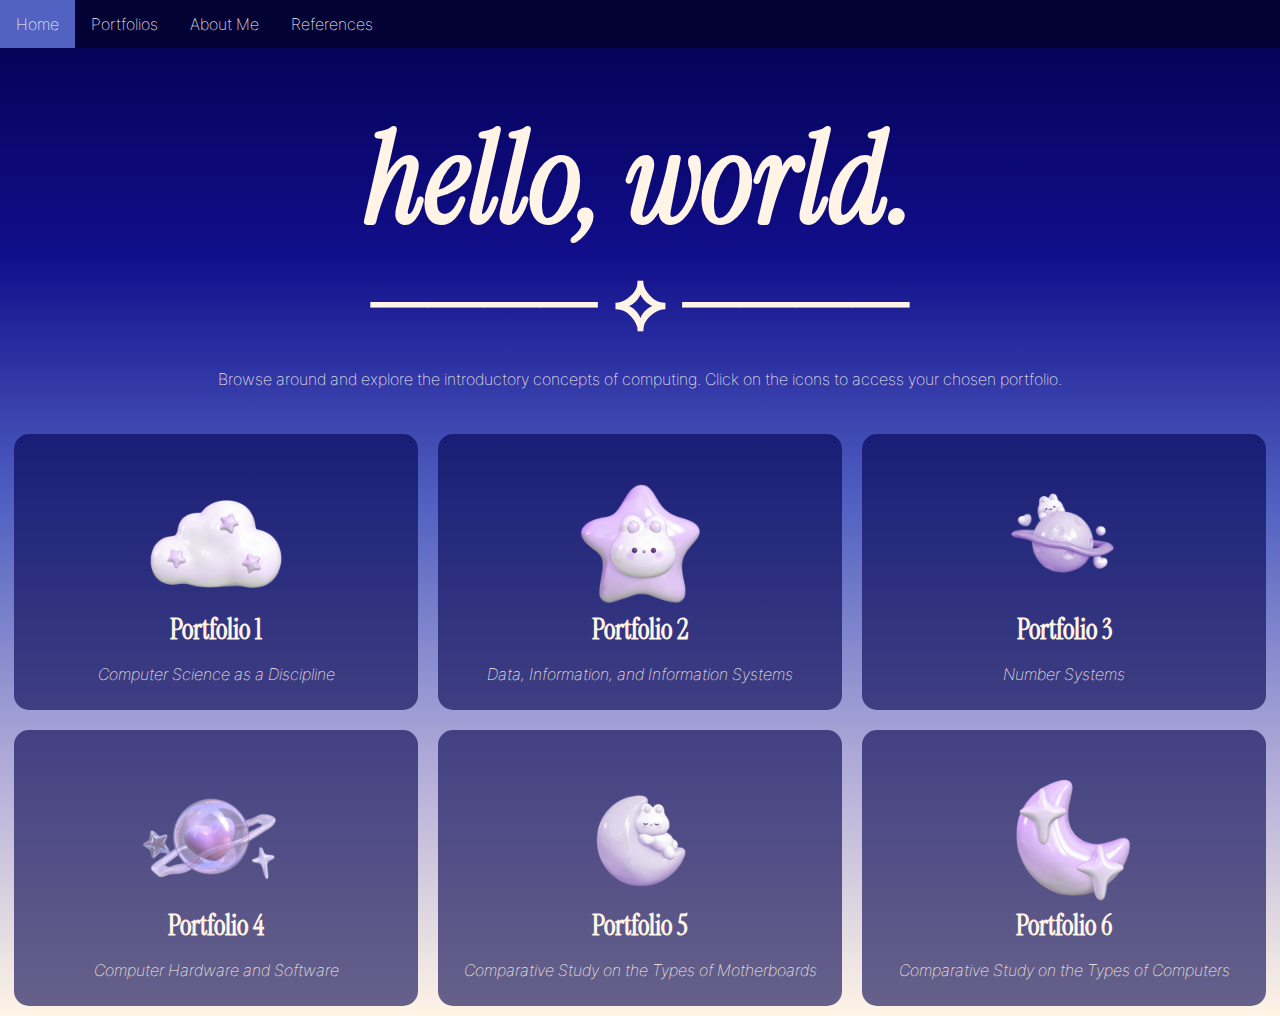
<file: index.html>
<!DOCTYPE html>
<html lang="en">
<head>
  <meta charset="UTF-8">
  <meta name="viewport" content="width=device-width">
  <title>hello, world: a CIS1102N Website</title>
  <link rel="stylesheet" href="style.css">
  <link rel="stylesheet" href="navbar.css">
  <link href="https://fonts.googleapis.com/css2?family=Inter+Tight:ital,wght@0,100..900;1,100..900&display=swap" rel="stylesheet">  
  <link href="https://fonts.googleapis.com/css2?family=Instrument+Serif:ital@0;1&display=swap" rel="stylesheet">
</head>
  
<body>
    <!-- navigation bar code -->
    <ul>
      <li><a href="index.html">Home</a></li>
      <li class="dropdown">
        <a href="#" class="dropbtn">Portfolios</a>
        <div class="dropdown-content">
          <a href="p1.html">Portfolio #1</a>
          <a href="p2.html">Portfolio #2</a>
          <a href="p3.html">Portfolio #3</a>
          <a href="p4.html">Portfolio #4</a>
          <a href="p5.html">Portfolio #5</a>
          <a href="p6.html">Portfolio #6</a>
        </div>
      </li>
      <li><a href="abtme.html">About Me</a></li>
      <li><a href="references.html">References</a></li>
    </ul>

    <!-- homepage code -->
    <div class="homepagePt1">
      <h1 class="headings"><i> hello, world. </i></h1>
      <h3 class="symbol"> ──── ⟡ ──── </h3>
      <p class="sub">Browse around and explore the introductory concepts of computing. Click on the icons to access your chosen portfolio.</p>
    </div>

    <!-- row 1 of icons linking to portfolios -->
    <div class="row1">
      <div class="column">
        <a href="p1.html">
          <img class="icon1" src="icon1.png" alt="planet">
        </a>
        <h2 class="port"> Portfolio 1 </h2>
        <p><i>Computer Science as a Discipline</i></p>
      </div>

      <div class="column">
        <a href="p2.html">
          <img class="icon1" src="icon2.png" alt="planet">
        </a>        
        <h2 class="port"> Portfolio 2 </h2>
        <p><i>Data, Information, and Information Systems</i></p>
      </div>

      <div class="column">
        <a href="p3.html">
          <img class="icon1" src="icon3.png" alt="planet">
        </a>        
        <h2 class="port"> Portfolio 3 </h2>
        <p><i>Number Systems</i></p>
      </div>
    </div>

    <!-- row 2 of icons linking to portfolios -->
    <div class="row2">
      <div class="column">
        <a href="p4.html">
          <img class="icon1" src="icon4.png" alt="planet">
        </a>        
        <h2 class="port"> Portfolio 4 </h2>
        <p><i>Computer Hardware and Software</i></p>
      </div>

      <div class="column">
        <a href="p5.html">
          <img class="icon1" src="icon5.png" alt="planet">
        </a>        
        <h2 class="port"> Portfolio 5 </h2>
        <p><i>Comparative Study on the Types of Motherboards</i></p>
      </div>

      <div class="column">
        <a href="p6.html">
          <img class="icon1" src="icon6.png" alt="planet">
        </a>        
        <h2 class="port"> Portfolio 6 </h2>
        <p><i>Comparative Study on the Types of Computers</i></p>
      </div>
    </div>
</body>
</html>
</file>
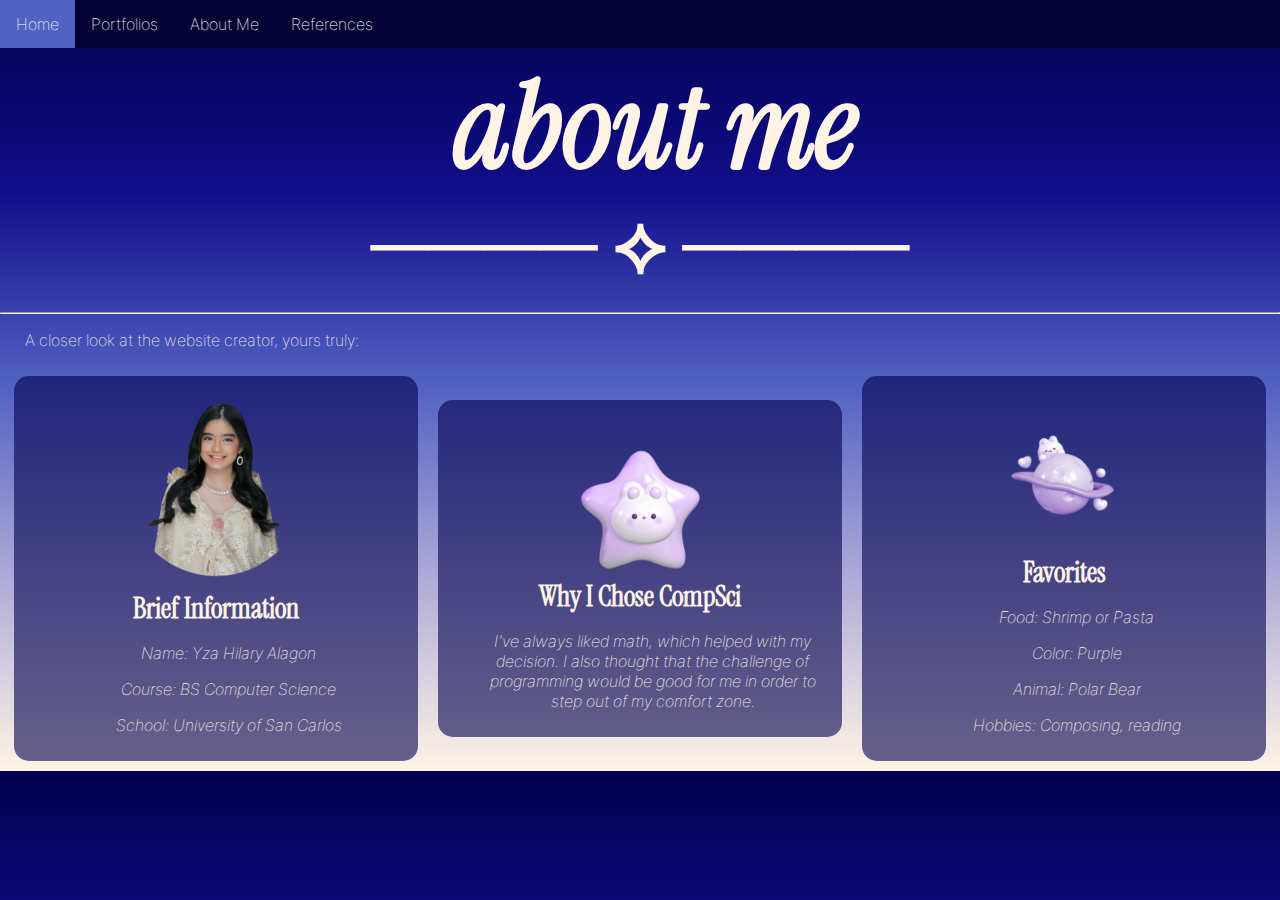
<file: abtme.html>
<!DOCTYPE html>
<html lang="en">
<head>
    <meta charset="UTF-8">
    <meta name="viewport" content="width=device-width">
    <title>About Me</title>
    <link rel="stylesheet" href="style.css">
    <link rel="stylesheet" href="navbar.css">
    <link rel="stylesheet" href="portfolios.css">
  <link href="https://fonts.googleapis.com/css2?family=Inter+Tight:ital,wght@0,100..900;1,100..900&display=swap" rel="stylesheet">     
  <link href="https://fonts.googleapis.com/css2?family=Instrument+Serif:ital@0;1&display=swap" rel="stylesheet">
</head>

<body>
    <!-- navigation bar code -->
    <ul>
      <li><a href="index.html">Home</a></li>
      <li class="dropdown">
        <a href="#" class="dropbtn">Portfolios</a>
        <div class="dropdown-content">
          <a href="p1.html">Portfolio #1</a>
          <a href="p2.html">Portfolio #2</a>
          <a href="p3.html">Portfolio #3</a>
          <a href="p4.html">Portfolio #4</a>
          <a href="p5.html">Portfolio #5</a>
          <a href="p6.html">Portfolio #6</a>
        </div>
      </li>
      <li><a href="abtme.html">About Me</a></li>
      <li><a href="references.html">References</a></li>
    </ul>

  <div class="introductories">
    <h1 class="ptitle"><i>about me</i></h1>
    <h3 class="symbol" style="text-align: center;"> ──── ⟡ ──── </h3>
  </div>
  <hr>

  <p class="section_headings"> A closer look at the website creator, yours truly: </p>
  
  <div class="row1">
    <div class="column">
      <a href="p1.html">
        <img class="icon1" src="facecard.png" alt="im pretty here">
      </a>
      <br>
      <h2 class="port" style="margin-top: 60px;"> Brief Information </h2>
      <p><i>Name: Yza Hilary Alagon</i></p>
      <p><i>Course: BS Computer Science</i></p>
      <p><i>School: University of San Carlos</i></p>
    </div>

    <div class="column">
      <a href="p2.html">
        <img class="icon1" src="icon2.png" alt="planet">
      </a>        
      <h2 class="port"> Why I Chose CompSci </h2>
      <p><i>I've always liked math, which helped with my decision. I also thought that the challenge of programming would be good for me in order to step out of my comfort zone.</i></p>
    </div>

    <div class="column">
      <a href="p3.html">
        <img class="icon1" src="icon3.png" alt="planet">
      </a>        
      <h2 class="port"> Favorites </h2>
      <p><i>Food: Shrimp or Pasta</i></p>
      <p><i>Color: Purple</i></p>
      <p><i>Animal: Polar Bear</i></p>
      <p><i>Hobbies: Composing, reading</i></p>
    </div>
  </div>
</body>
</html>
</file>
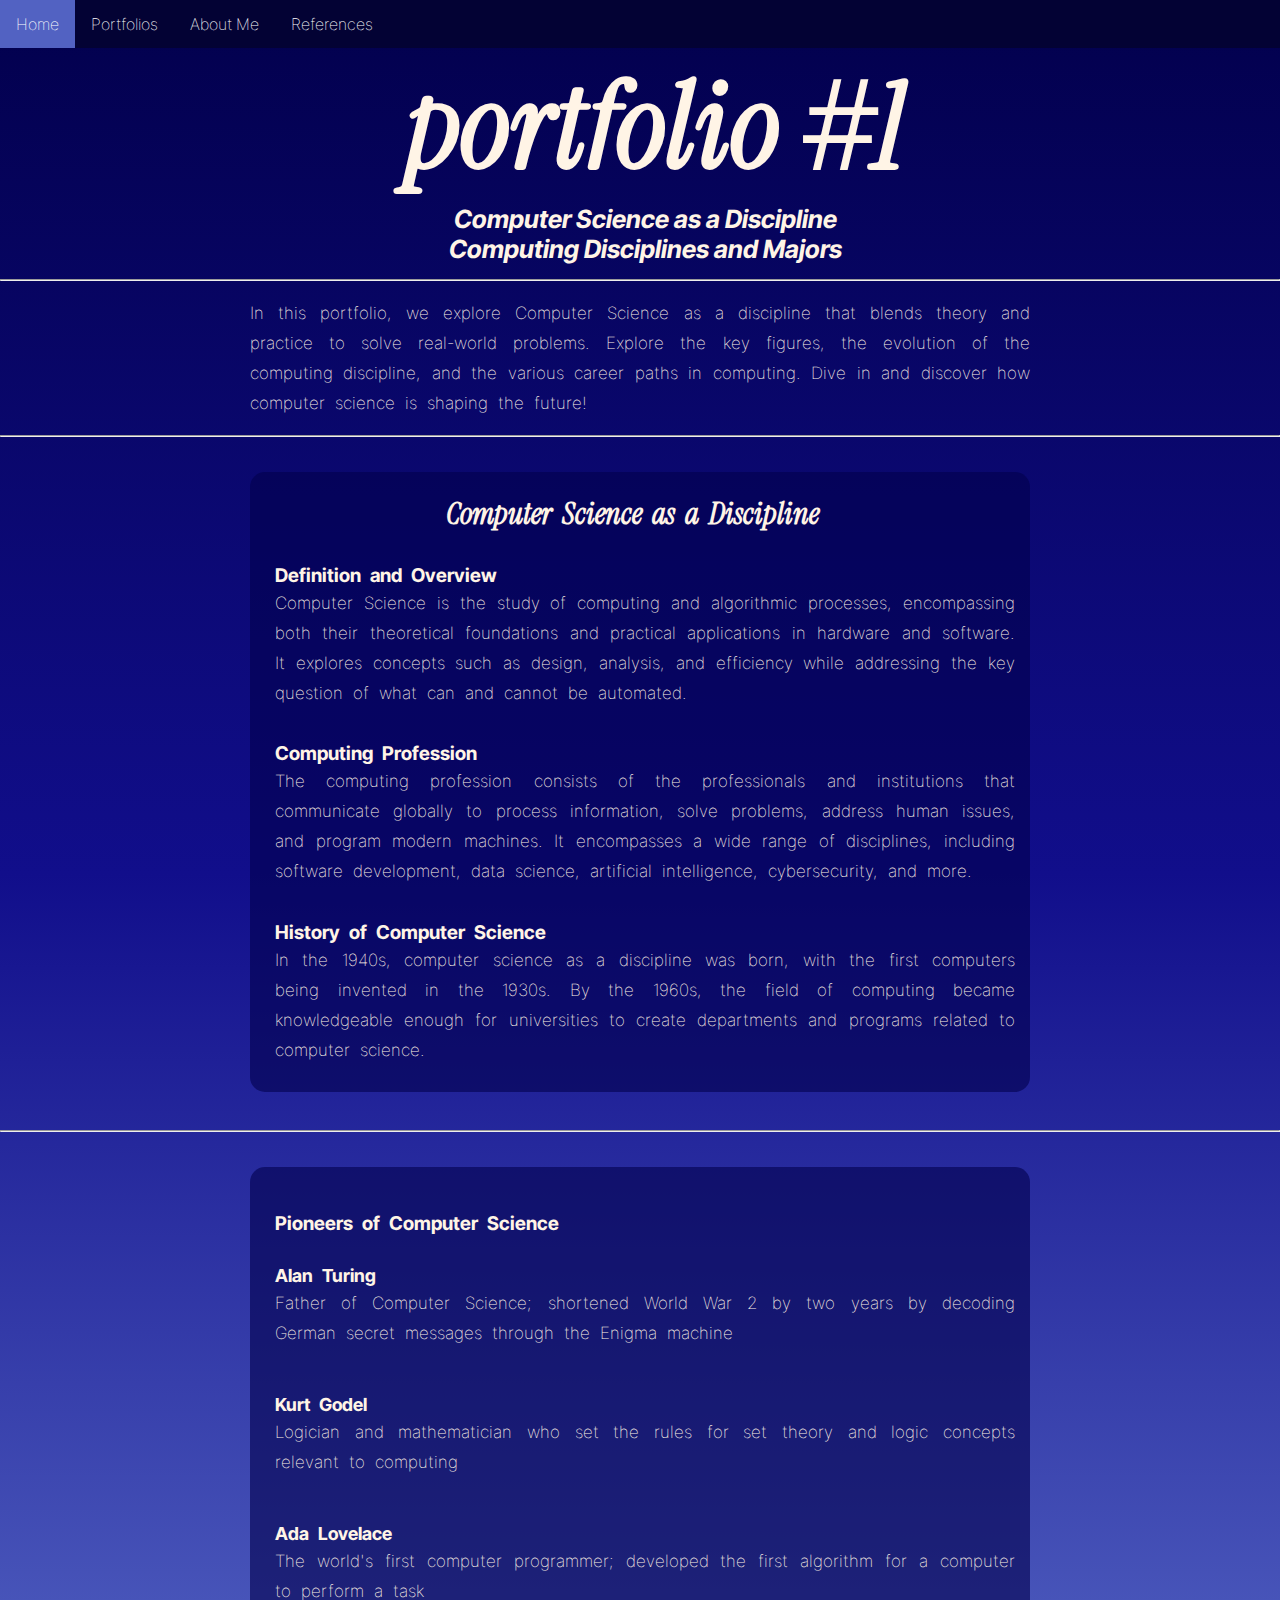
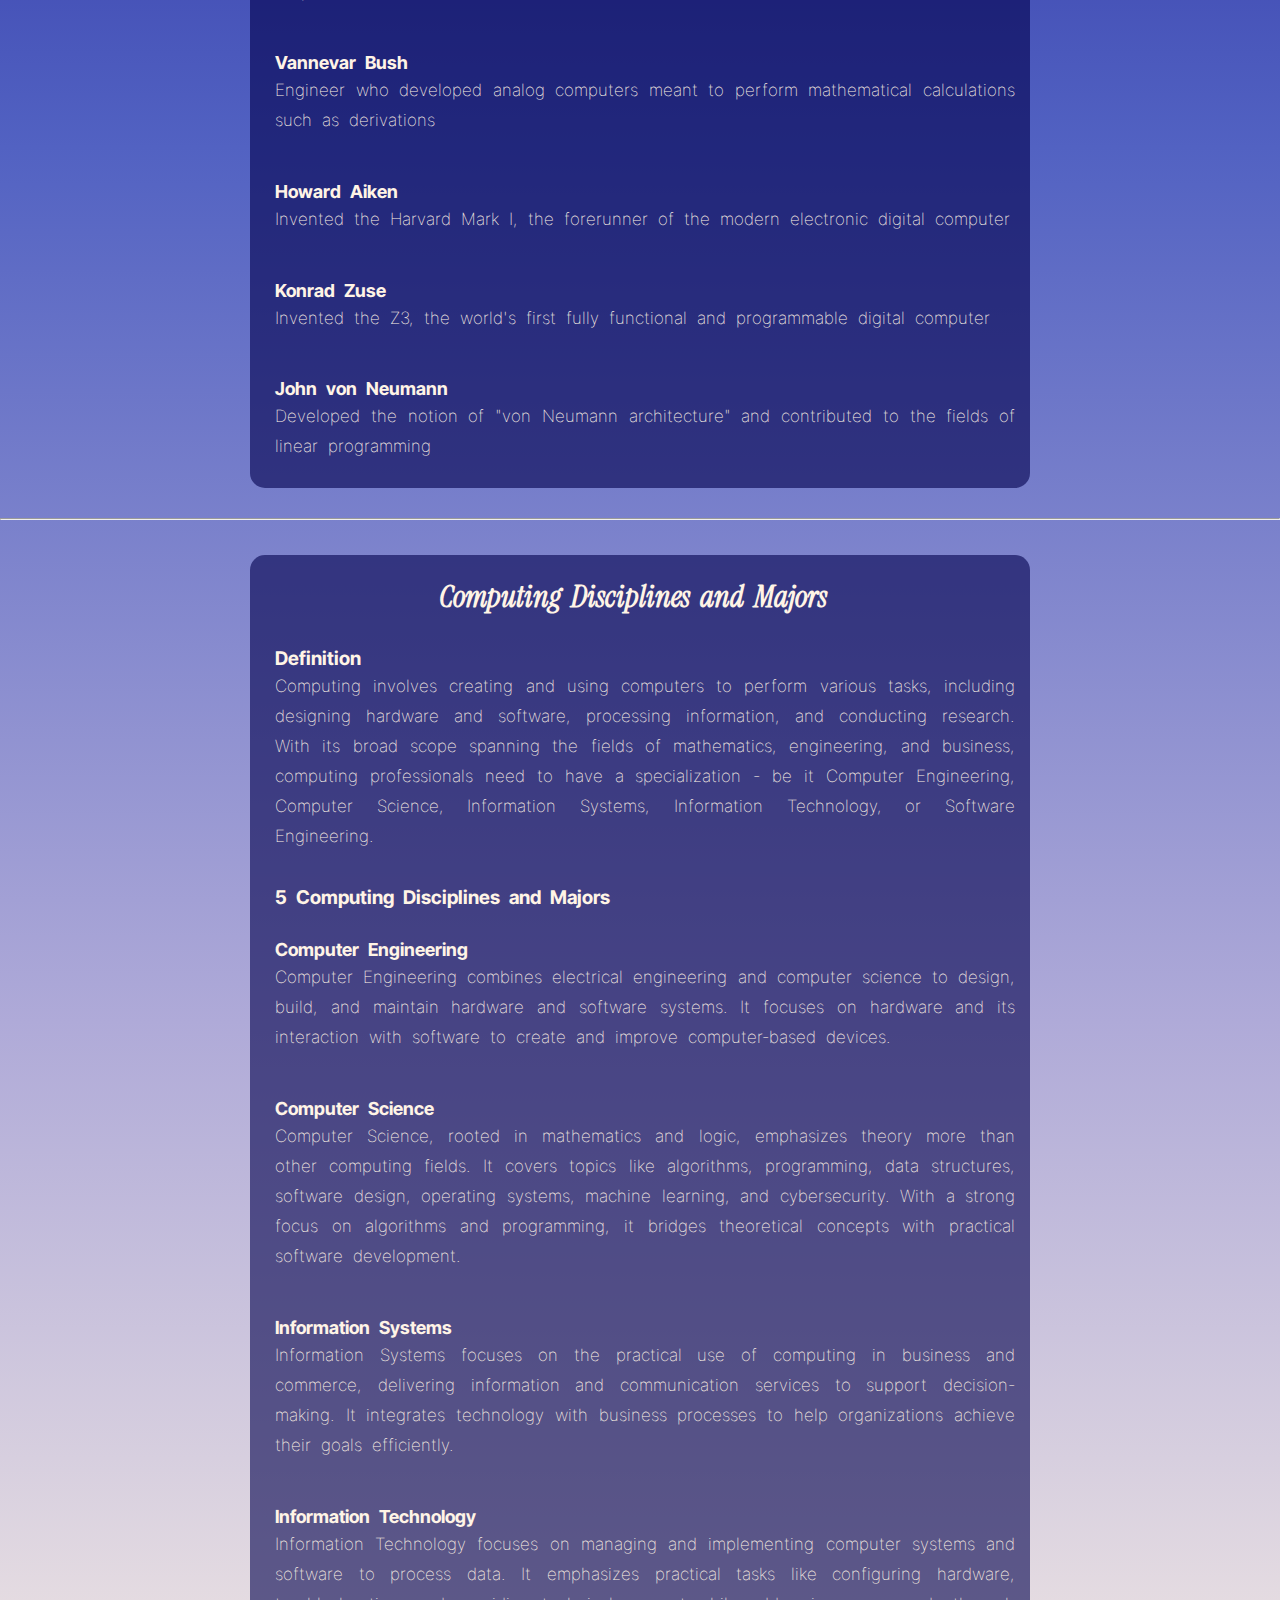
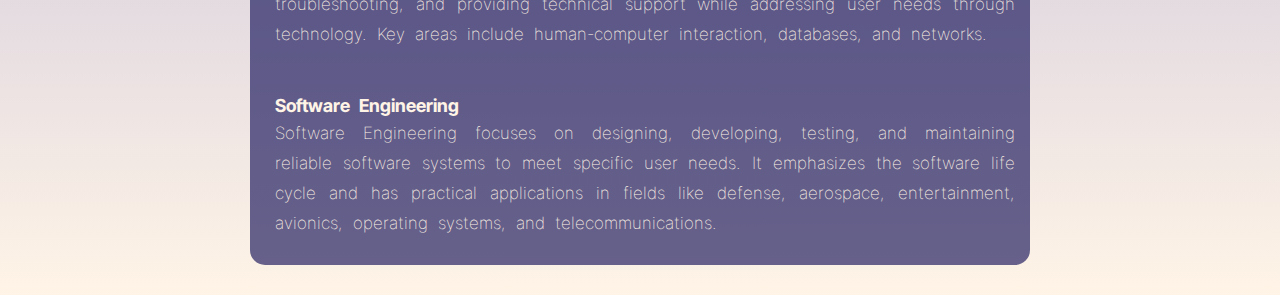
<file: p1.html>
<!DOCTYPE html>
<html lang="en">
<head>
    <meta charset="UTF-8">
    <meta name="viewport" content="width=device-width">
    <title>Portfolio #1</title>
    <link rel="stylesheet" href="style.css">
    <link rel="stylesheet" href="navbar.css">
    <link rel="stylesheet" href="portfolios.css">
  <link href="https://fonts.googleapis.com/css2?family=Inter+Tight:ital,wght@0,100..900;1,100..900&display=swap" rel="stylesheet">     
  <link href="https://fonts.googleapis.com/css2?family=Instrument+Serif:ital@0;1&display=swap" rel="stylesheet">

</head>

<body>
  <!-- navigation bar code -->
  <ul>
    <li><a href="index.html">Home</a></li>
    <li class="dropdown">
      <a href="#" class="dropbtn">Portfolios</a>
      <div class="dropdown-content">
        <a href="p1.html">Portfolio #1</a>
        <a href="p2.html">Portfolio #2</a>
        <a href="p3.html">Portfolio #3</a>
        <a href="p4.html">Portfolio #4</a>
        <a href="p5.html">Portfolio #5</a>
        <a href="p6.html">Portfolio #6</a>
      </div>
    </li>
    <li><a href="abtme.html">About Me</a></li>
    <li><a href="references.html">References</a></li>
  </ul>

  <!-- title and introductories -->
  <div class="introductories">
    <h1 class="ptitle"><i>portfolio #1</i></h1>
    <h4 class="psubheading"> Computer Science as a Discipline <br> Computing Disciplines and Majors </h4>
    <hr>
  </div>
  
  <div>
    <p class="explanation"> In this portfolio, we explore Computer Science as a discipline that blends theory and practice to solve real-world problems. Explore the key figures, the evolution of the computing discipline, and the various career paths in computing. Dive in and discover how computer science is shaping the future! </p>
  </div>

  <hr>

  <!-- portfolio content -->

  <div class="p1_s1">
      <div class="column3">
      <h3 class="section_headers"> Computer Science as a Discipline </h3>
      <h5 class="mini_sections"> Definition and Overview </h5>
      <p> Computer Science is the study of computing and algorithmic processes, encompassing both their theoretical foundations and practical applications in hardware and software. It explores concepts such as design, analysis, and efficiency while addressing the key question of what can and cannot be automated. </p>
      <h5 class="mini_sections"> Computing Profession </h5>
      <p> The computing profession consists of the professionals and institutions that communicate globally to process information, solve problems, address human issues, and program modern machines. It encompasses a wide range of disciplines, including software development, data science, artificial intelligence, cybersecurity, and more. </p>
      <h5 class="mini_sections"> History of Computer Science </h5>
      <p> In the 1940s, computer science as a discipline was born, with the first computers being invented in the 1930s. By the 1960s, the field of computing became knowledgeable enough for universities to create departments and programs related to computer science. </p>
      </div>
  </div>
  
    <hr>

    <div class="p1_s2">
      <h5 class="mini_sections"> Pioneers of Computer Science </h5>
      <h6 class="second_sections"> Alan Turing </h6>
      <p> Father of Computer Science; shortened World War 2 by two years by decoding German secret messages through the Enigma machine </p>
      <h6 class="second_sections"> Kurt Godel </h6>
      <p> Logician and mathematician who set the rules for set theory and logic concepts relevant to computing </p>
      <h6 class="second_sections"> Ada Lovelace </h6>
      <p> The world's first computer programmer; developed the first algorithm for a computer to perform a task </p>
      <h6 class="second_sections"> Vannevar Bush </h6>
      <p> Engineer who developed analog computers meant to perform mathematical calculations such as derivations </p>
      <h6 class="second_sections"> Howard Aiken </h6>
      <p> Invented the Harvard Mark I, the forerunner of the modern electronic digital computer </p>
      <h6 class="second_sections"> Konrad Zuse </h6>
      <p> Invented the Z3, the world's first fully functional and programmable digital computer </p>
      <h6 class="second_sections"> John von Neumann </h6>
      <p> Developed the notion of "von Neumann architecture" and contributed to the fields of linear programming </p>

    </div>

  <hr>

  <div class="p1_s3">
    <h3 class="section_headers"> Computing Disciplines and Majors </h3>
    <h5 class="mini_sections"> Definition </h5>
    <p> Computing involves creating and using computers to perform various tasks, including designing hardware and software, processing information, and conducting research. With its broad scope spanning the fields of mathematics, engineering, and business, computing professionals need to have a specialization - be it Computer Engineering, Computer Science, Information Systems, Information Technology, or Software Engineering. </p>
    <h5 class="mini_sections"> 5 Computing Disciplines and Majors</h5>
    <h6 class="second_sections"> Computer Engineering </h6>
    <p> Computer Engineering combines electrical engineering and computer science to design, build, and maintain hardware and software systems. It focuses on hardware and its interaction with software to create and improve computer-based devices. </p>
    <h6 class="second_sections"> Computer Science </h6>
    <p> Computer Science, rooted in mathematics and logic, emphasizes theory more than other computing fields. It covers topics like algorithms, programming, data structures, software design, operating systems, machine learning, and cybersecurity. With a strong focus on algorithms and programming, it bridges theoretical concepts with practical software development. </p>
    <h6 class="second_sections"> Information Systems </h6>
    <p> Information Systems focuses on the practical use of computing in business and commerce, delivering information and communication services to support decision-making. It integrates technology with business processes to help organizations achieve their goals efficiently. </p>
    <h6 class="second_sections"> Information Technology </h6>
    <p> Information Technology focuses on managing and implementing computer systems and software to process data. It emphasizes practical tasks like configuring hardware, troubleshooting, and providing technical support while addressing user needs through technology. Key areas include human-computer interaction, databases, and networks. </p>
    <h6 class="second_sections"> Software Engineering </h6>
    <p> Software Engineering focuses on designing, developing, testing, and maintaining reliable software systems to meet specific user needs. It emphasizes the software life cycle and has practical applications in fields like defense, aerospace, entertainment, avionics, operating systems, and telecommunications. </p>
  </div>

</body>
</html>
</file>
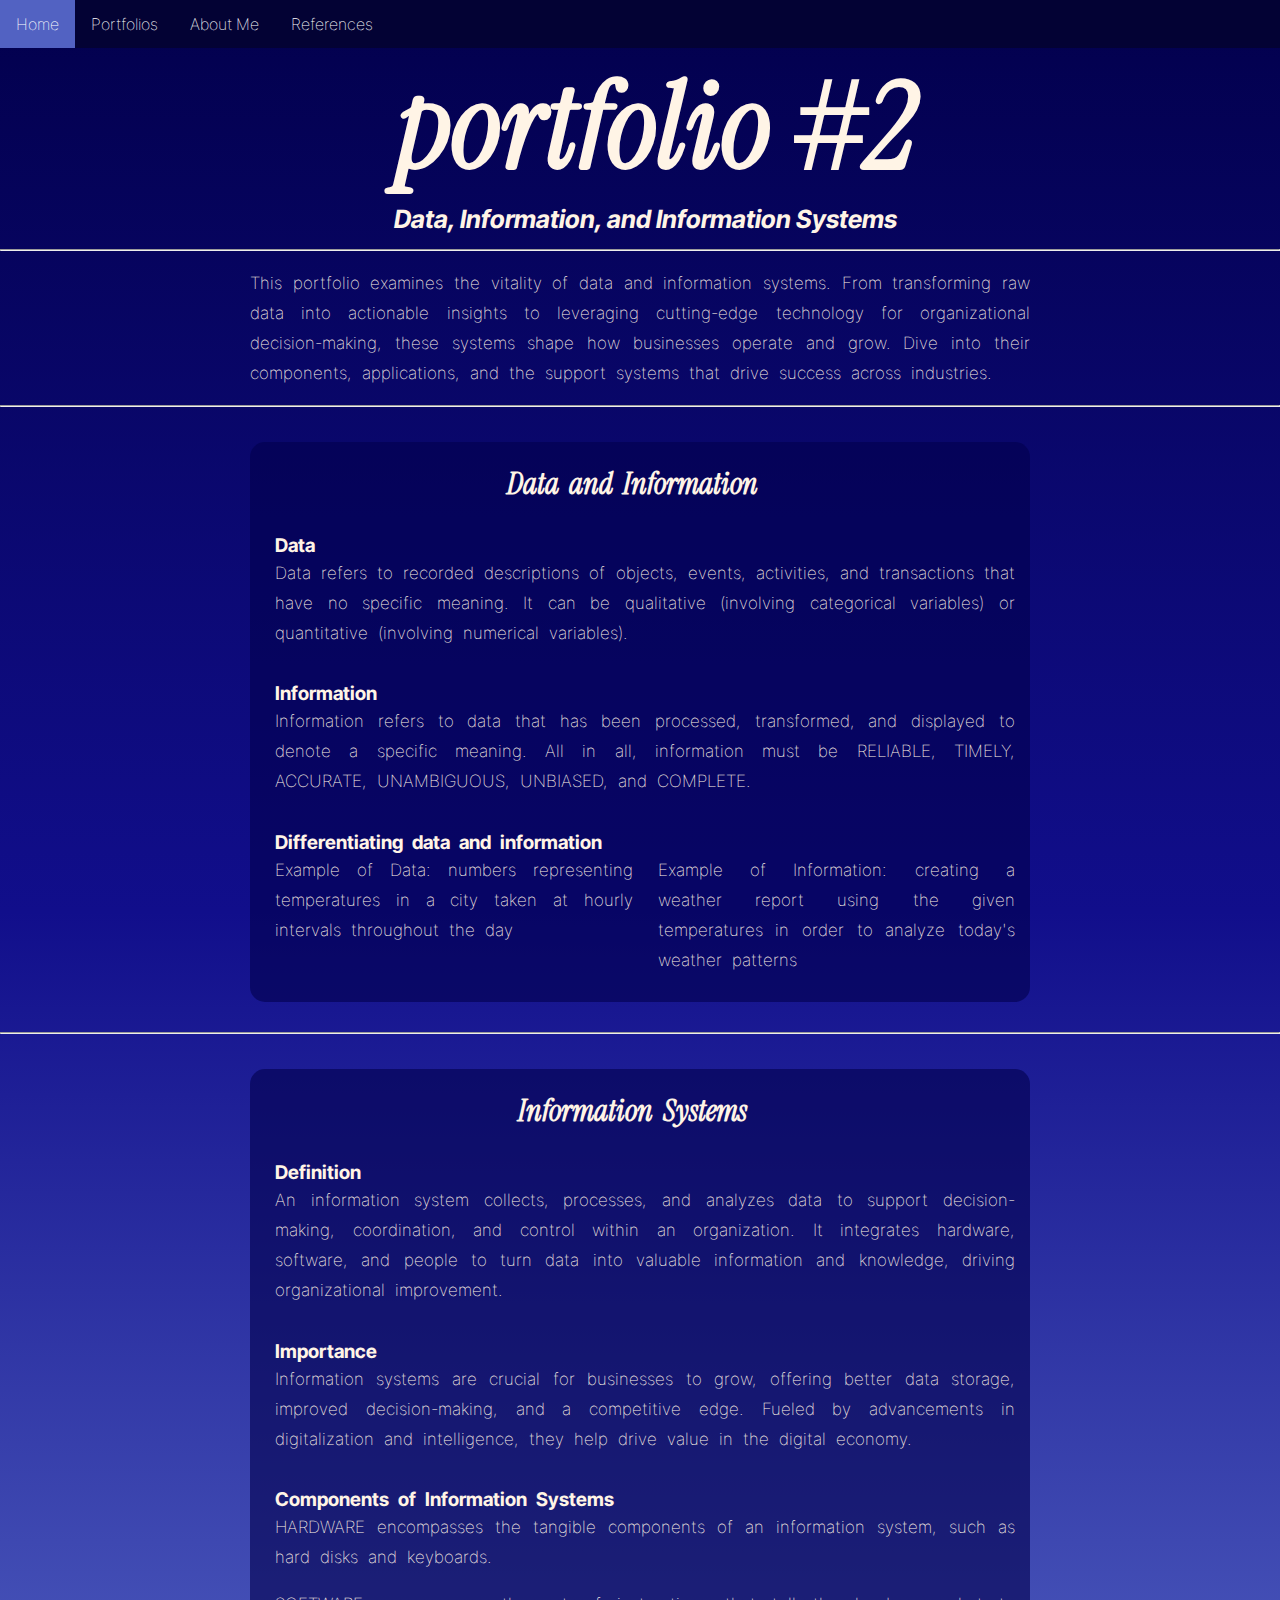
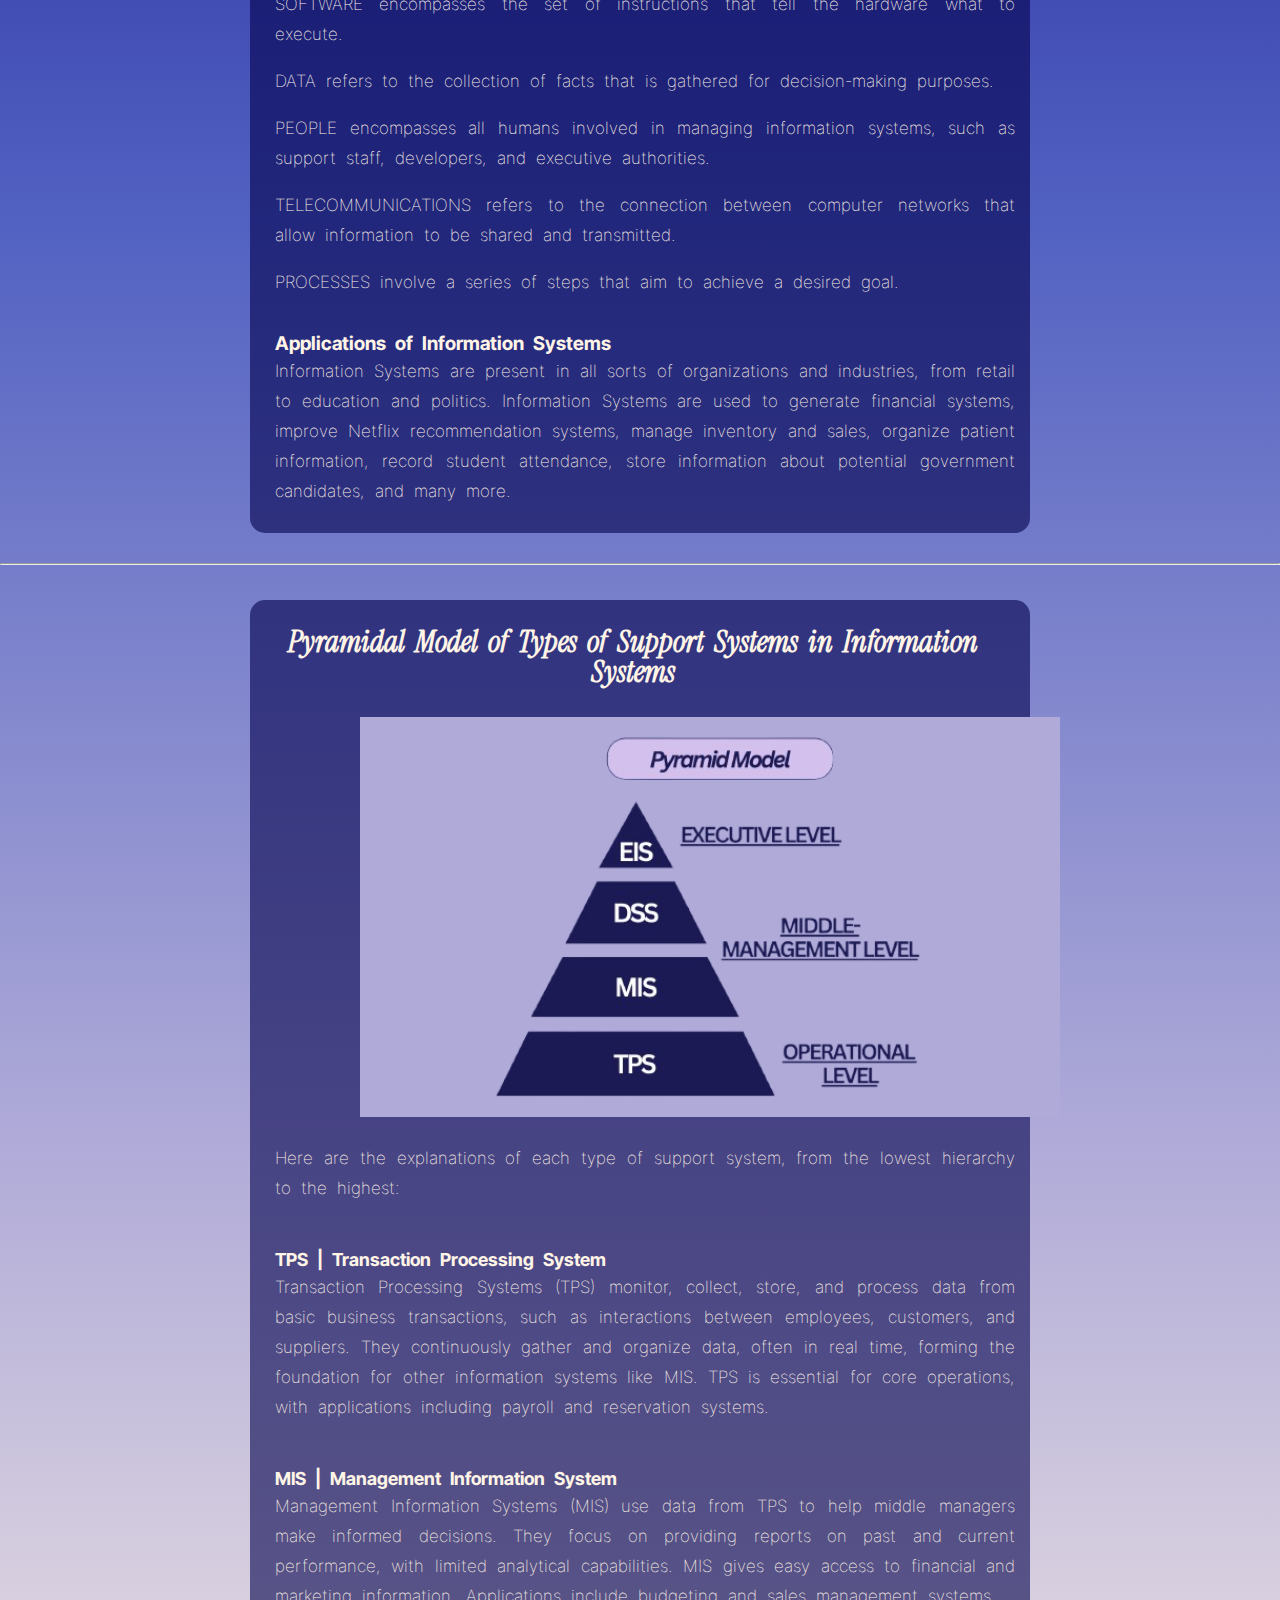
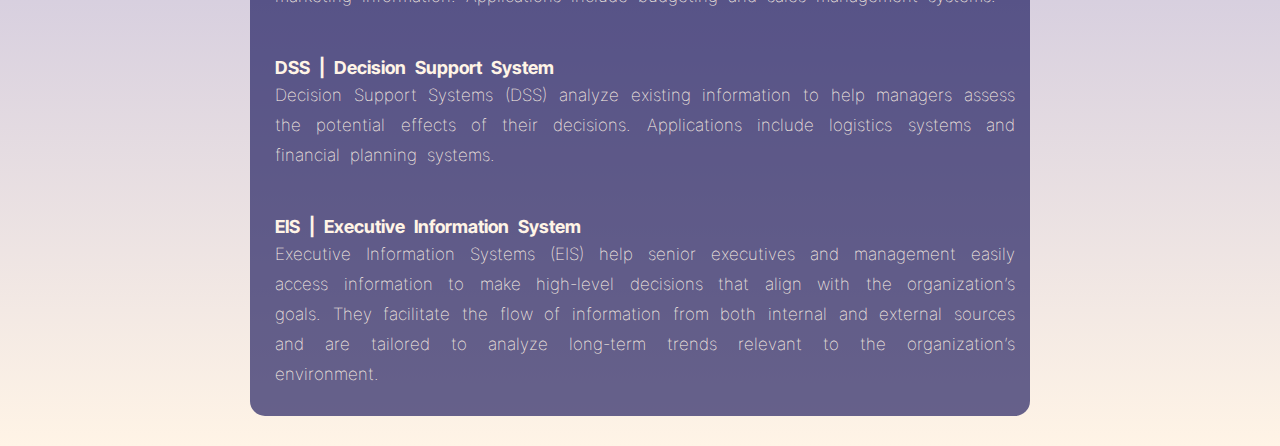
<file: p2.html>
<!DOCTYPE html>
<html lang="en">
<head>
    <meta charset="UTF-8">
    <meta name="viewport" content="width=device-width">
    <title>Portfolio #2</title>
    <link rel="stylesheet" href="style.css">
    <link rel="stylesheet" href="navbar.css">
    <link rel="stylesheet" href="portfolios.css">
    <link href="https://fonts.googleapis.com/css2?family=Inter+Tight:ital,wght@0,100..900;1,100..900&display=swap" rel="stylesheet">     
    <link href="https://fonts.googleapis.com/css2?family=Instrument+Serif:ital@0;1&display=swap" rel="stylesheet">
</head>

<body>
    <!-- navigation bar code -->
    <ul>
      <li><a href="index.html">Home</a></li>
      <li class="dropdown">
        <a href="#" class="dropbtn">Portfolios</a>
        <div class="dropdown-content">
          <a href="p1.html">Portfolio #1</a>
          <a href="p2.html">Portfolio #2</a>
          <a href="p3.html">Portfolio #3</a>
          <a href="p4.html">Portfolio #4</a>
          <a href="p5.html">Portfolio #5</a>
          <a href="p6.html">Portfolio #6</a>
        </div>
      </li>
      <li><a href="abtme.html">About Me</a></li>
      <li><a href="references.html">References</a></li>
    </ul>

  <!-- title and introductories -->
  <h1 class="ptitle"><i> portfolio #2 </i></h1>
  <h3 class="psubheading"> Data, Information, and Information Systems </h3>

  <hr>

  <div>
      <p class="explanation"> This portfolio examines the vitality of data and information systems. From transforming raw data into actionable insights to leveraging cutting-edge technology for organizational decision-making, these systems shape how businesses operate and grow. Dive into their components, applications, and the support systems that drive success across industries.</p>
  </div>

  <hr>
 
  <div class="p2_s1">
    <h3 class="section_headers"> Data and Information </h3>
    <h5 class="mini_sections"> Data </h5>
    <p> Data refers to recorded descriptions of objects, events, activities, and transactions that have no specific meaning. It can be qualitative (involving categorical variables) or quantitative (involving numerical variables). </p>
    <h5 class="mini_sections"> Information </h5>
    <p> Information refers to data that has been processed, transformed, and displayed to denote a specific meaning. All in all, information must be RELIABLE, TIMELY, ACCURATE, UNAMBIGUOUS, UNBIASED, and COMPLETE. </p>
    <h5 class="mini_sections"> Differentiating data and information </h5>
      <div class="rowA">
        <div class="columnA">
          <p> Example of Data: numbers representing temperatures in a city taken at hourly intervals throughout the day </p>
        </div>
        <div class="columnA">
          <p> Example of Information: creating a weather report using the given temperatures in order to analyze today's weather patterns </p>
        </div>
      </div>
  </div>

  <hr> 
  
  <div class="p2_s2">
    <h3 class="section_headers"> Information Systems </h3>
    <h5 class="mini_sections"> Definition </h5>
    <p> An information system collects, processes, and analyzes data to support decision-making, coordination, and control within an organization. It integrates hardware, software, and people to turn data into valuable information and knowledge, driving organizational improvement. </p>
    <h5 class="mini_sections"> Importance </h5>
    <p> Information systems are crucial for businesses to grow, offering better data storage, improved decision-making, and a competitive edge. Fueled by advancements in digitalization and intelligence, they help drive value in the digital economy. </p>
    <h5 class="mini_sections"> Components of Information Systems </h5>
    <p> HARDWARE encompasses the tangible components of an information system, such as hard disks and keyboards. </p>
    <p> SOFTWARE encompasses the set of instructions that tell the hardware what to execute. </p>
    <p> DATA refers to the collection of facts that is gathered for decision-making purposes. </p>
    <p> PEOPLE encompasses all humans involved in managing information systems, such as support staff, developers, and executive authorities. </p>
    <p> TELECOMMUNICATIONS refers to the connection between computer networks that allow information to be shared and transmitted. </p>
    <p> PROCESSES involve a series of steps that aim to achieve a desired goal. </p>
    <h5 class="mini_sections"> Applications of Information Systems </h5>
    <p> Information Systems are present in all sorts of organizations and industries, from retail to education and politics. Information Systems are used to generate financial systems, improve Netflix recommendation systems, manage inventory and sales, organize patient information, record student attendance, store information about potential government candidates, and many more. </p>
  </div>

  <hr>

  <div class="p2_s3">
    <h3 class="section_headers"> Pyramidal Model of Types of Support Systems in Information Systems </h3>
    <!-- insert image of pyramidal model here -->

    <img src="pyramidal.png" alt="pyramidal model" class="pyramidal">

    <p> Here are the explanations of each type of support system, from the lowest hierarchy to the highest: </p>

    <h6 class="second_sections"> TPS | Transaction Processing System </h6>
    <p> Transaction Processing Systems (TPS) monitor, collect, store, and process data from basic business transactions, such as interactions between employees, customers, and suppliers. They continuously gather and organize data, often in real time, forming the foundation for other information systems like MIS. TPS is essential for core operations, with applications including payroll and reservation systems. </p>
    <h6 class="second_sections"> MIS | Management Information System </h6>
    <p> Management Information Systems (MIS) use data from TPS to help middle managers make informed decisions. They focus on providing reports on past and current performance, with limited analytical capabilities. MIS gives easy access to financial and marketing information. Applications include budgeting and sales management systems. </p>
    <h6 class="second_sections"> DSS | Decision Support System </h6>
    <p> Decision Support Systems (DSS) analyze existing information to help managers assess the potential effects of their decisions. Applications include logistics systems and financial planning systems. </p>
    <h6 class="second_sections"> EIS | Executive Information System </h6>
    <p> Executive Information Systems (EIS) help senior executives and management easily access information to make high-level decisions that align with the organization’s goals. They facilitate the flow of information from both internal and external sources and are tailored to analyze long-term trends relevant to the organization’s environment. </p>
  </div>

</body>
</html>
</file>
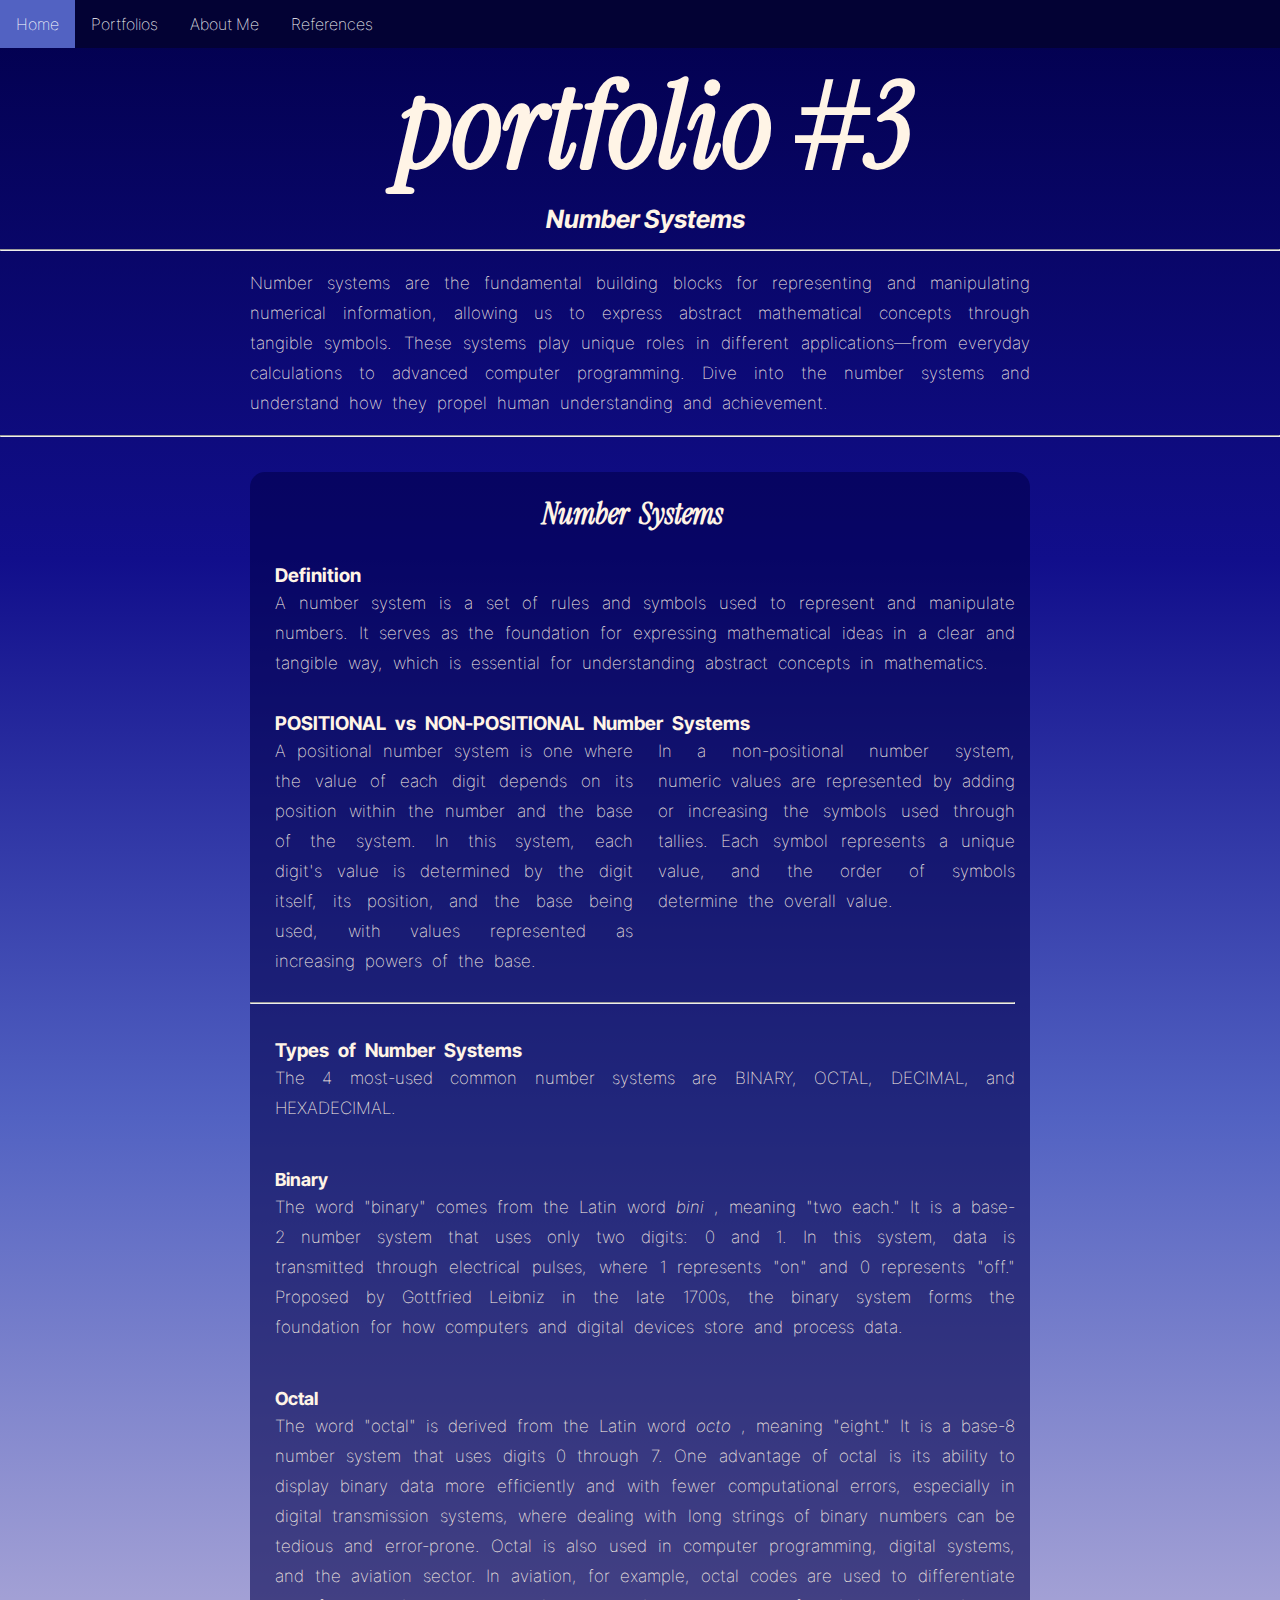
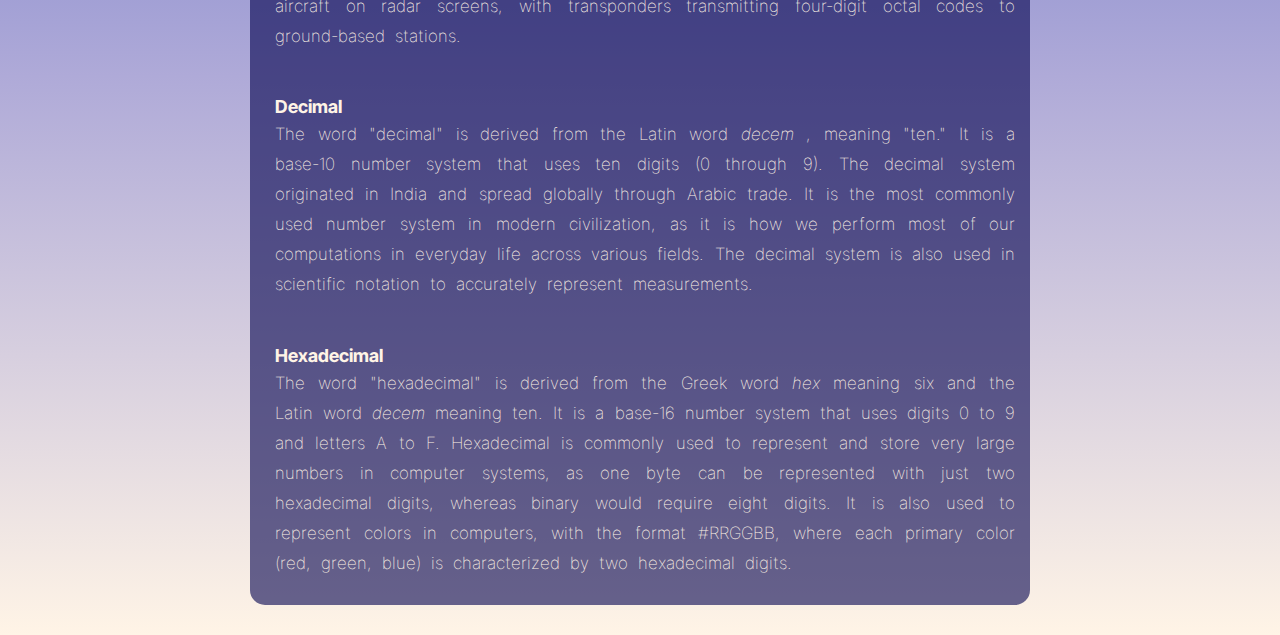
<file: p3.html>
<!DOCTYPE html>
<html lang="en">
<head>
  <meta charset="UTF-8">
  <meta name="viewport" content="width=device-width">
  <title>Portfolio #3</title>
  <link rel="stylesheet" href="style.css">
  <link rel="stylesheet" href="navbar.css">
  <link rel="stylesheet" href="portfolios.css">
  <link href="https://fonts.googleapis.com/css2?family=Inter+Tight:ital,wght@0,100..900;1,100..900&display=swap" rel="stylesheet">     
  <link href="https://fonts.googleapis.com/css2?family=Instrument+Serif:ital@0;1&display=swap" rel="stylesheet">
</head>

<body>
    <!-- navigation bar code -->
    <ul>
      <li><a href="index.html">Home</a></li>
      <li class="dropdown">
        <a href="#" class="dropbtn">Portfolios</a>
        <div class="dropdown-content">
          <a href="p1.html">Portfolio #1</a>
          <a href="p2.html">Portfolio #2</a>
          <a href="p3.html">Portfolio #3</a>
          <a href="p4.html">Portfolio #4</a>
          <a href="p5.html">Portfolio #5</a>
          <a href="p6.html">Portfolio #6</a>
        </div>
      </li>
      <li><a href="abtme.html">About Me</a></li>
      <li><a href="references.html">References</a></li>
    </ul>
  
  <!-- title and introductories -->
  <h1 class="ptitle"><i> portfolio #3 </i></h1>
  <h3 class="psubheading"> Number Systems </h3>

  <hr>

    <div class="column2">
      <p class="explanation">Number systems are the fundamental building blocks for representing and manipulating numerical information, allowing us to express abstract mathematical concepts through tangible symbols. These systems play unique roles in different applications—from everyday calculations to advanced computer programming. Dive into the number systems and understand how they propel human understanding and achievement.</p>
    </div>

  <hr>

  <div class="p3_s1">
     <h3 class="section_headers"> Number Systems </h3>
      <h5 class="mini_sections"> Definition </h5>
      <p> A number system is a set of rules and symbols used to represent and manipulate numbers. It serves as the foundation for expressing mathematical ideas in a clear and tangible way, which is essential for understanding abstract concepts in mathematics. </p>
      <h5 class="mini_sections"> POSITIONAL vs NON-POSITIONAL Number Systems </h5>
      <div class="rowB">
        <div class="columnB">
          <p> A positional number system is one where the value of each digit depends on its position within the number and the base of the system. In this system, each digit's value is determined by the digit itself, its position, and the base being used, with values represented as increasing powers of the base. </p>
        </div>

        <div class="columnB">
          <p> In a non-positional number system, numeric values are represented by adding or increasing the symbols used through tallies. Each symbol represents a unique value, and the order of symbols determine the overall value.
    </p>
        </div>
</div>

<hr>

<div class="p3_s2">
    <h5 class="mini_sections"> Types of Number Systems </h5>
    <p> The 4 most-used common number systems are BINARY, OCTAL, DECIMAL, and HEXADECIMAL. </p>
    <h6 class="second_sections"> Binary </h6>
    <p> The word "binary" comes from the Latin word <i> bini </i>, meaning "two each." It is a base-2 number system that uses only two digits: 0 and 1. In this system, data is transmitted through electrical pulses, where 1 represents "on" and 0 represents "off." Proposed by Gottfried Leibniz in the late 1700s, the binary system forms the foundation for how computers and digital devices store and process data. </p>
    <h6 class="second_sections"> Octal </h6>
    <p> The word "octal" is derived from the Latin word <i> octo </i>, meaning "eight." It is a base-8 number system that uses digits 0 through 7. One advantage of octal is its ability to display binary data more efficiently and with fewer computational errors, especially in digital transmission systems, where dealing with long strings of binary numbers can be tedious and error-prone. Octal is also used in computer programming, digital systems, and the aviation sector. In aviation, for example, octal codes are used to differentiate aircraft on radar screens, with transponders transmitting four-digit octal codes to ground-based stations. </p>
    <h6 class="second_sections"> Decimal </h6>
    <p> The word "decimal" is derived from the Latin word <i> decem </i>, meaning "ten." It is a base-10 number system that uses ten digits (0 through 9). The decimal system originated in India and spread globally through Arabic trade. It is the most commonly used number system in modern civilization, as it is how we perform most of our computations in everyday life across various fields. The decimal system is also used in scientific notation to accurately represent measurements. </p>
    <h6 class="second_sections"> Hexadecimal </h6>
    <p> The word "hexadecimal" is derived from the Greek word <i> hex </i>meaning six and the Latin word <i> decem </i> meaning ten. It is a base-16 number system that uses digits 0 to 9 and letters A to F. Hexadecimal is commonly used to represent and store very large numbers in computer systems, as one byte can be represented with just two hexadecimal digits, whereas binary would require eight digits. It is also used to represent colors in computers, with the format #RRGGBB, where each primary color (red, green, blue) is characterized by two hexadecimal digits. </p>
</div>
</body>
</html>
</file>
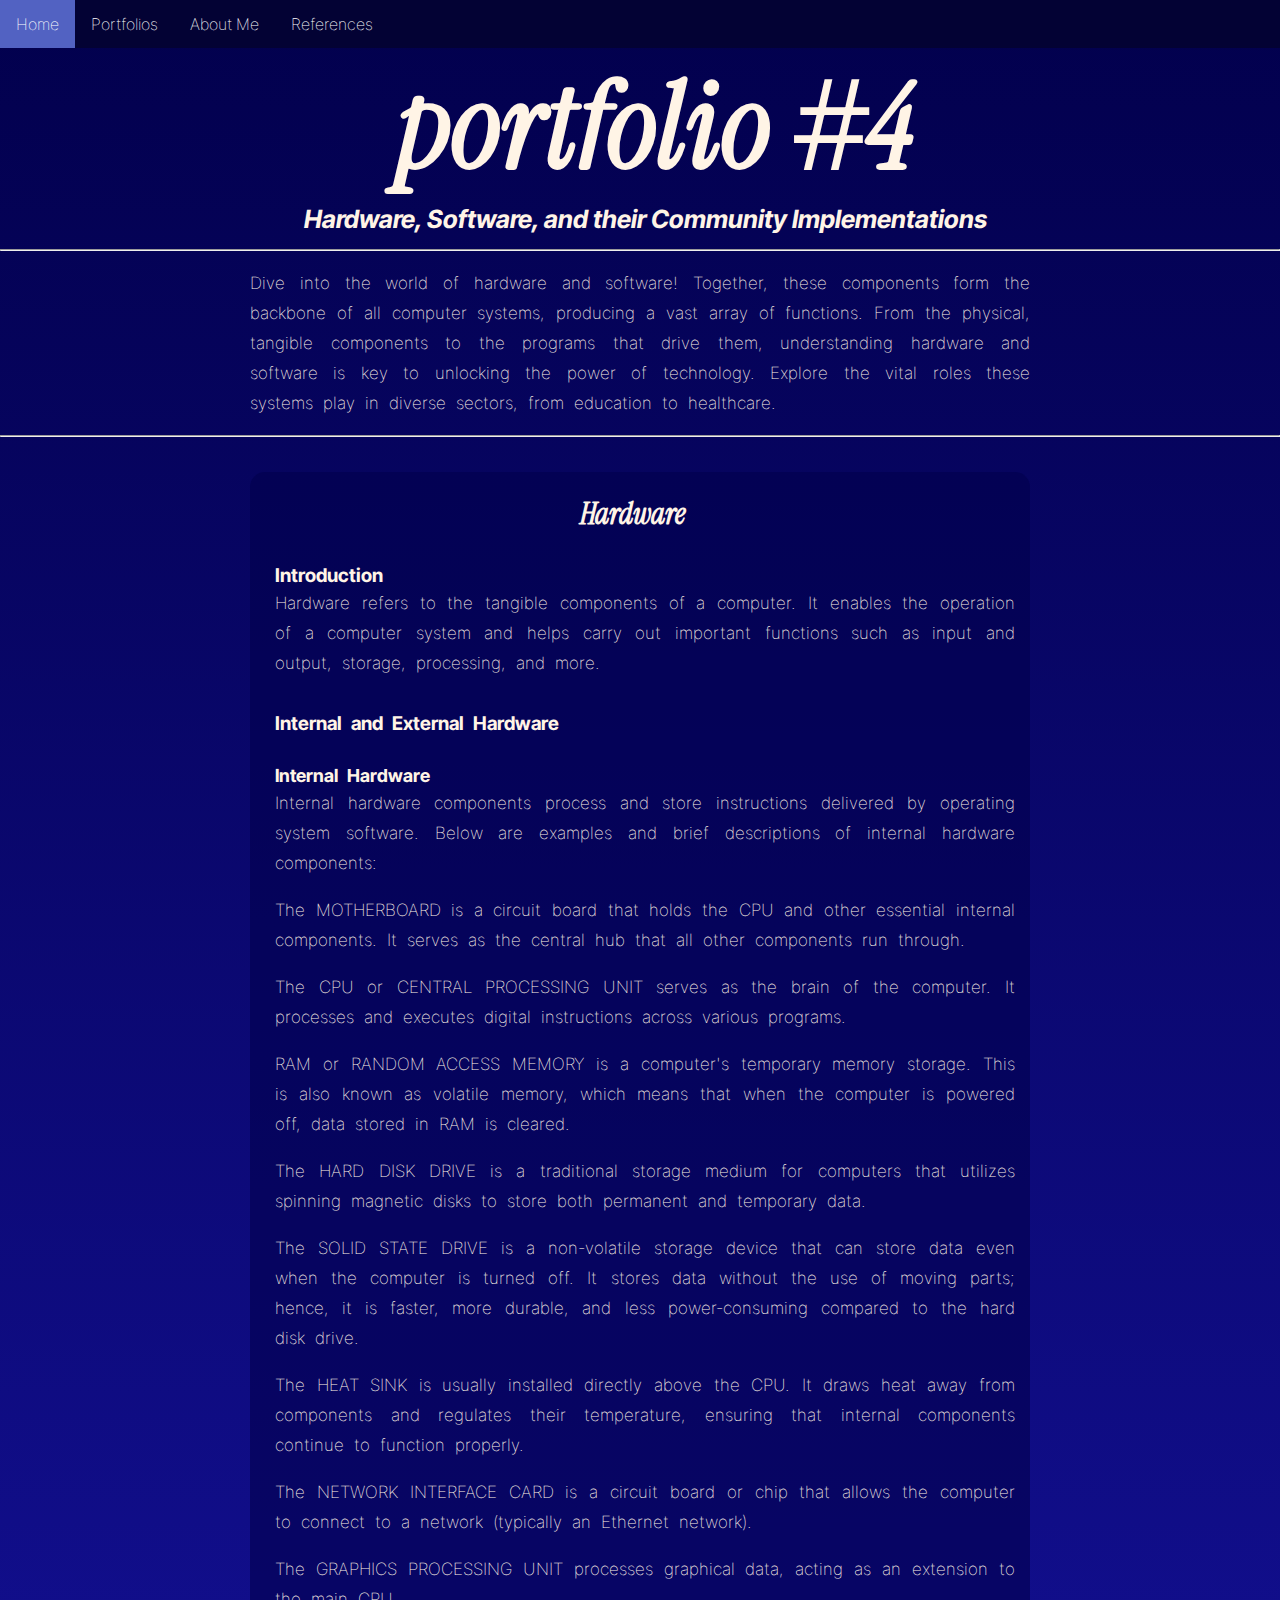
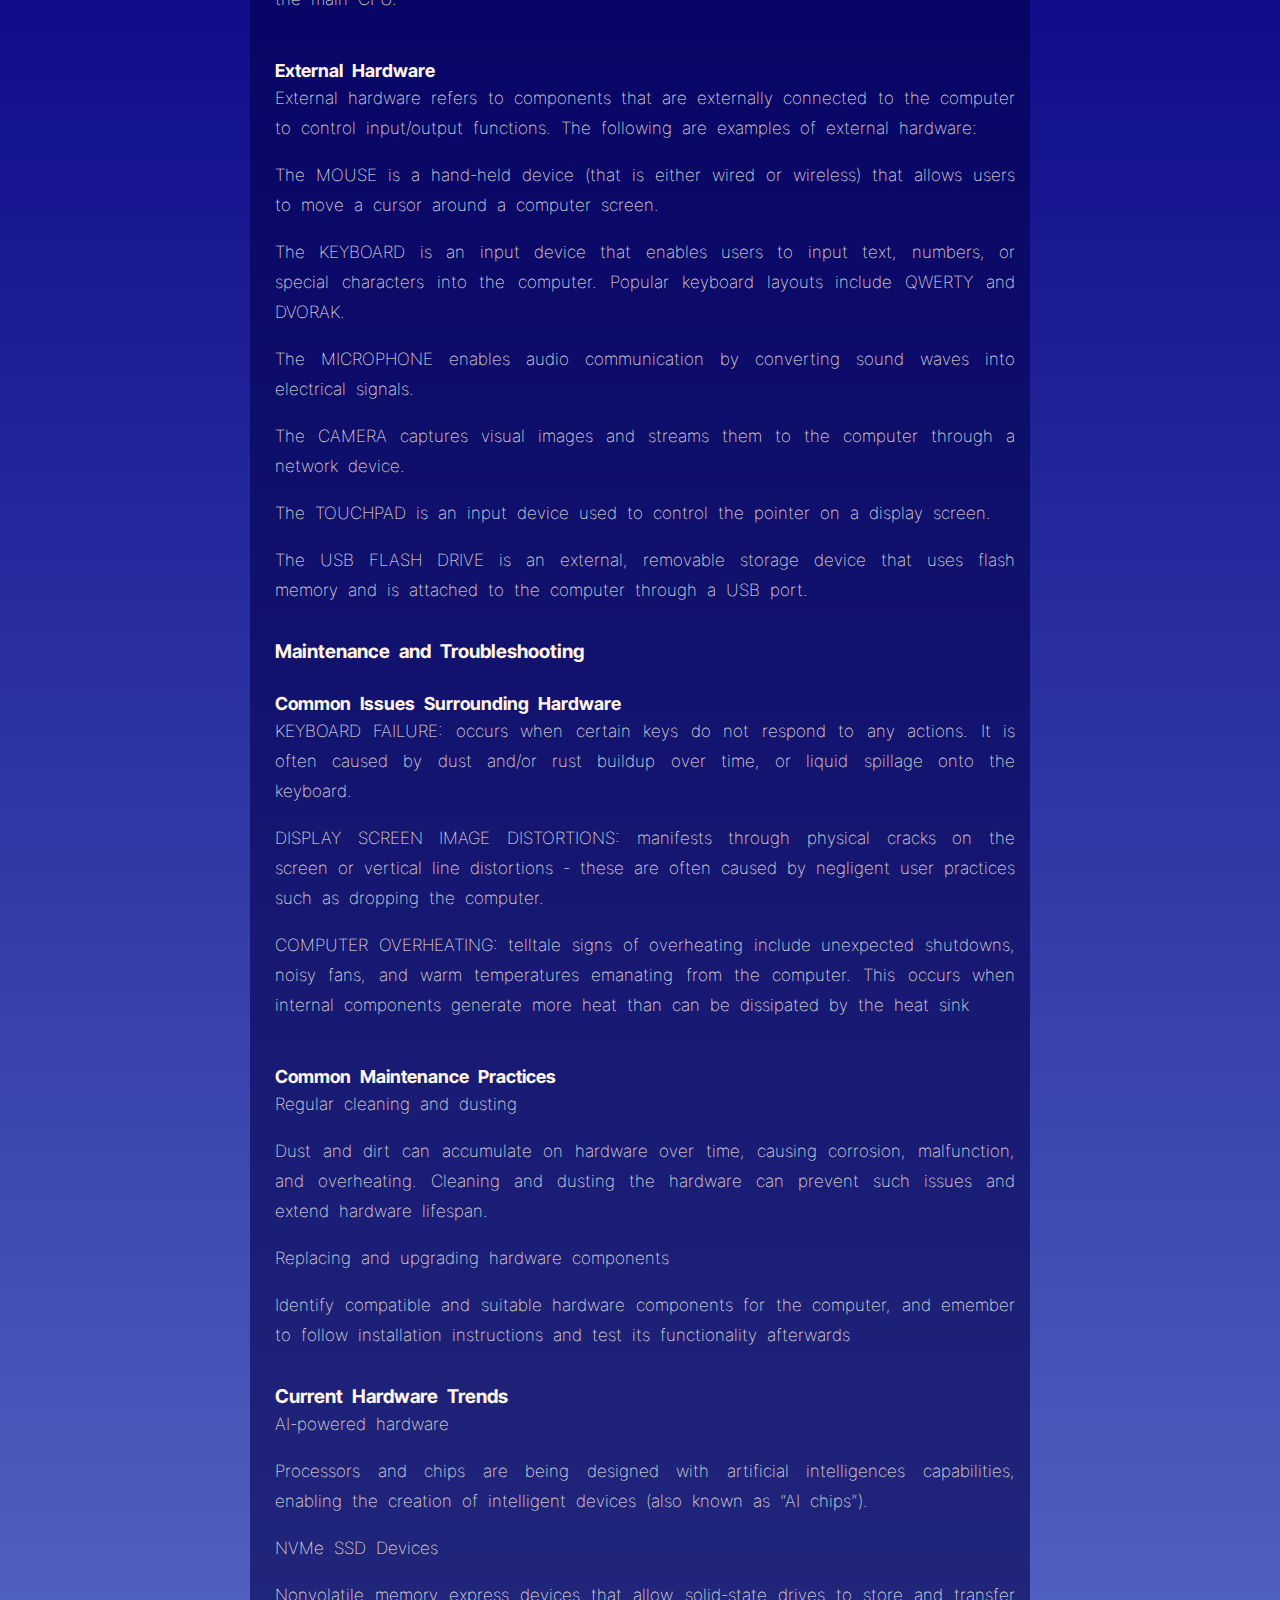
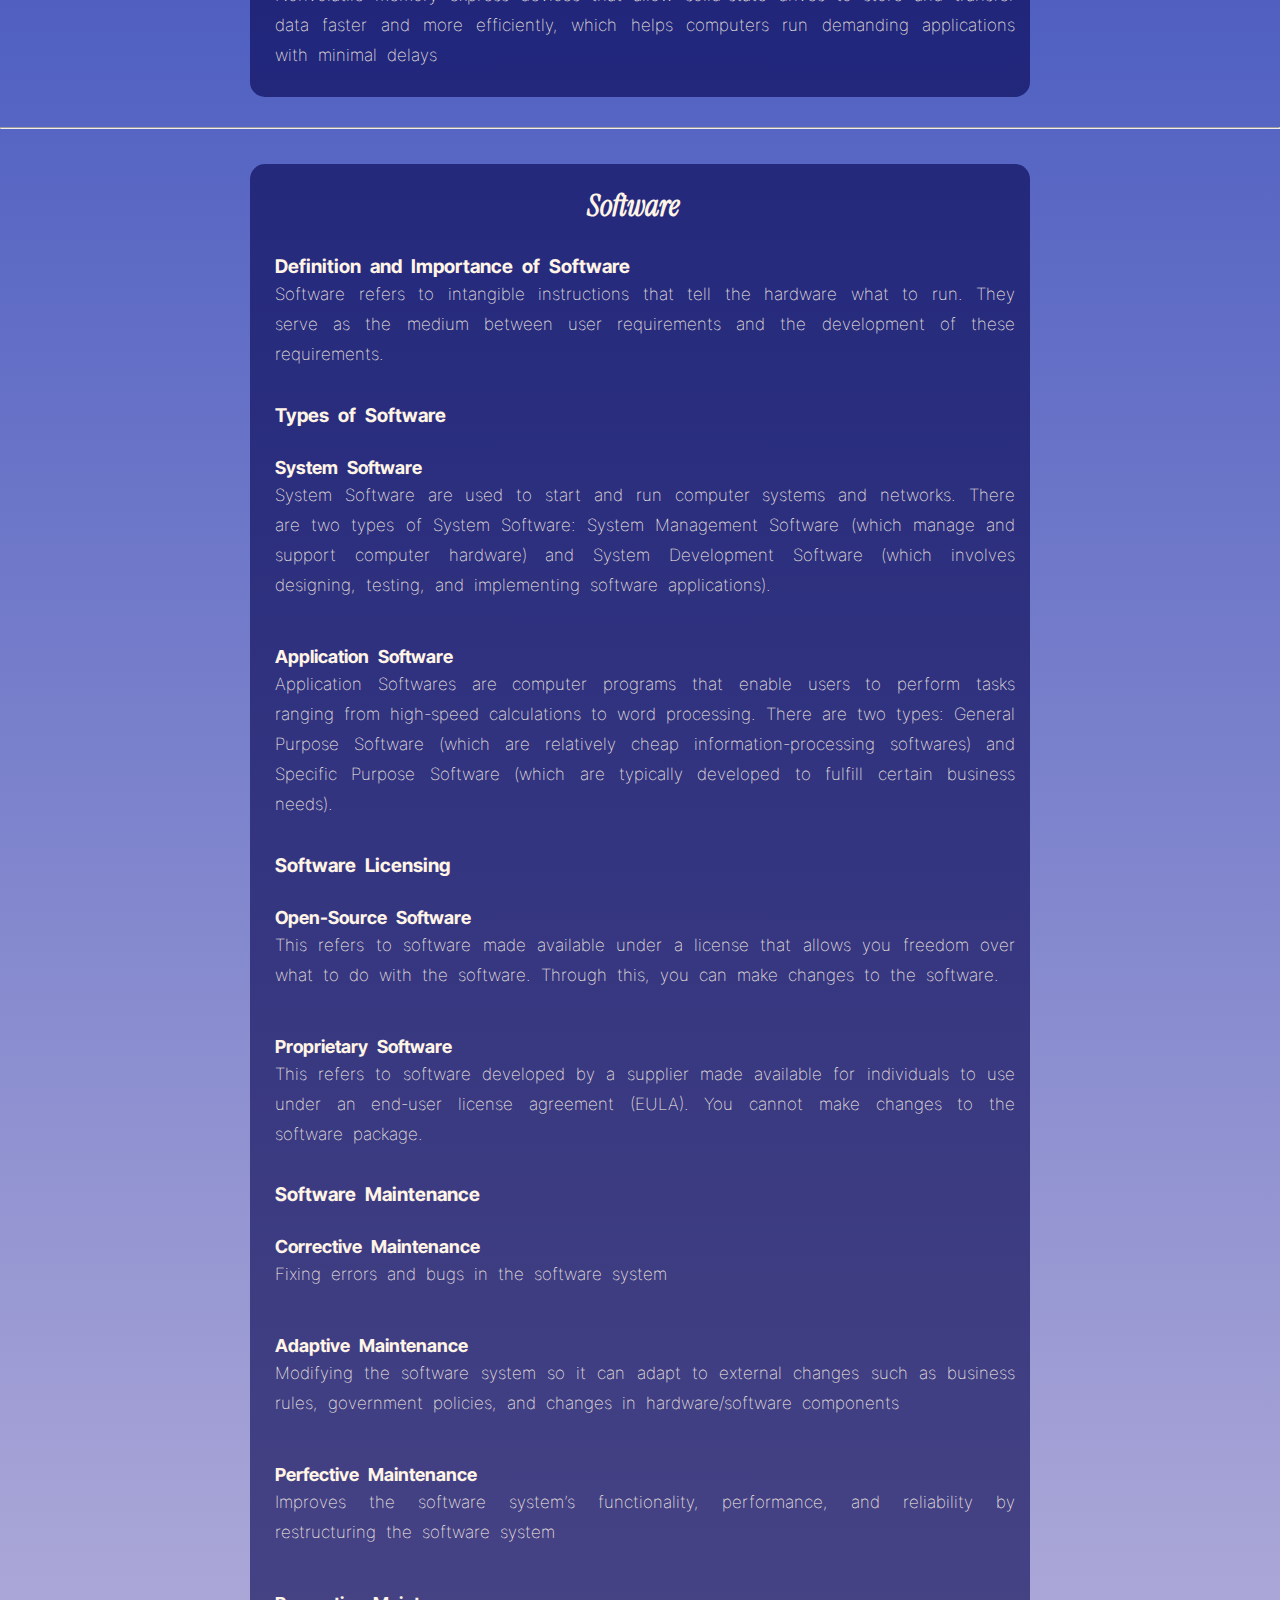
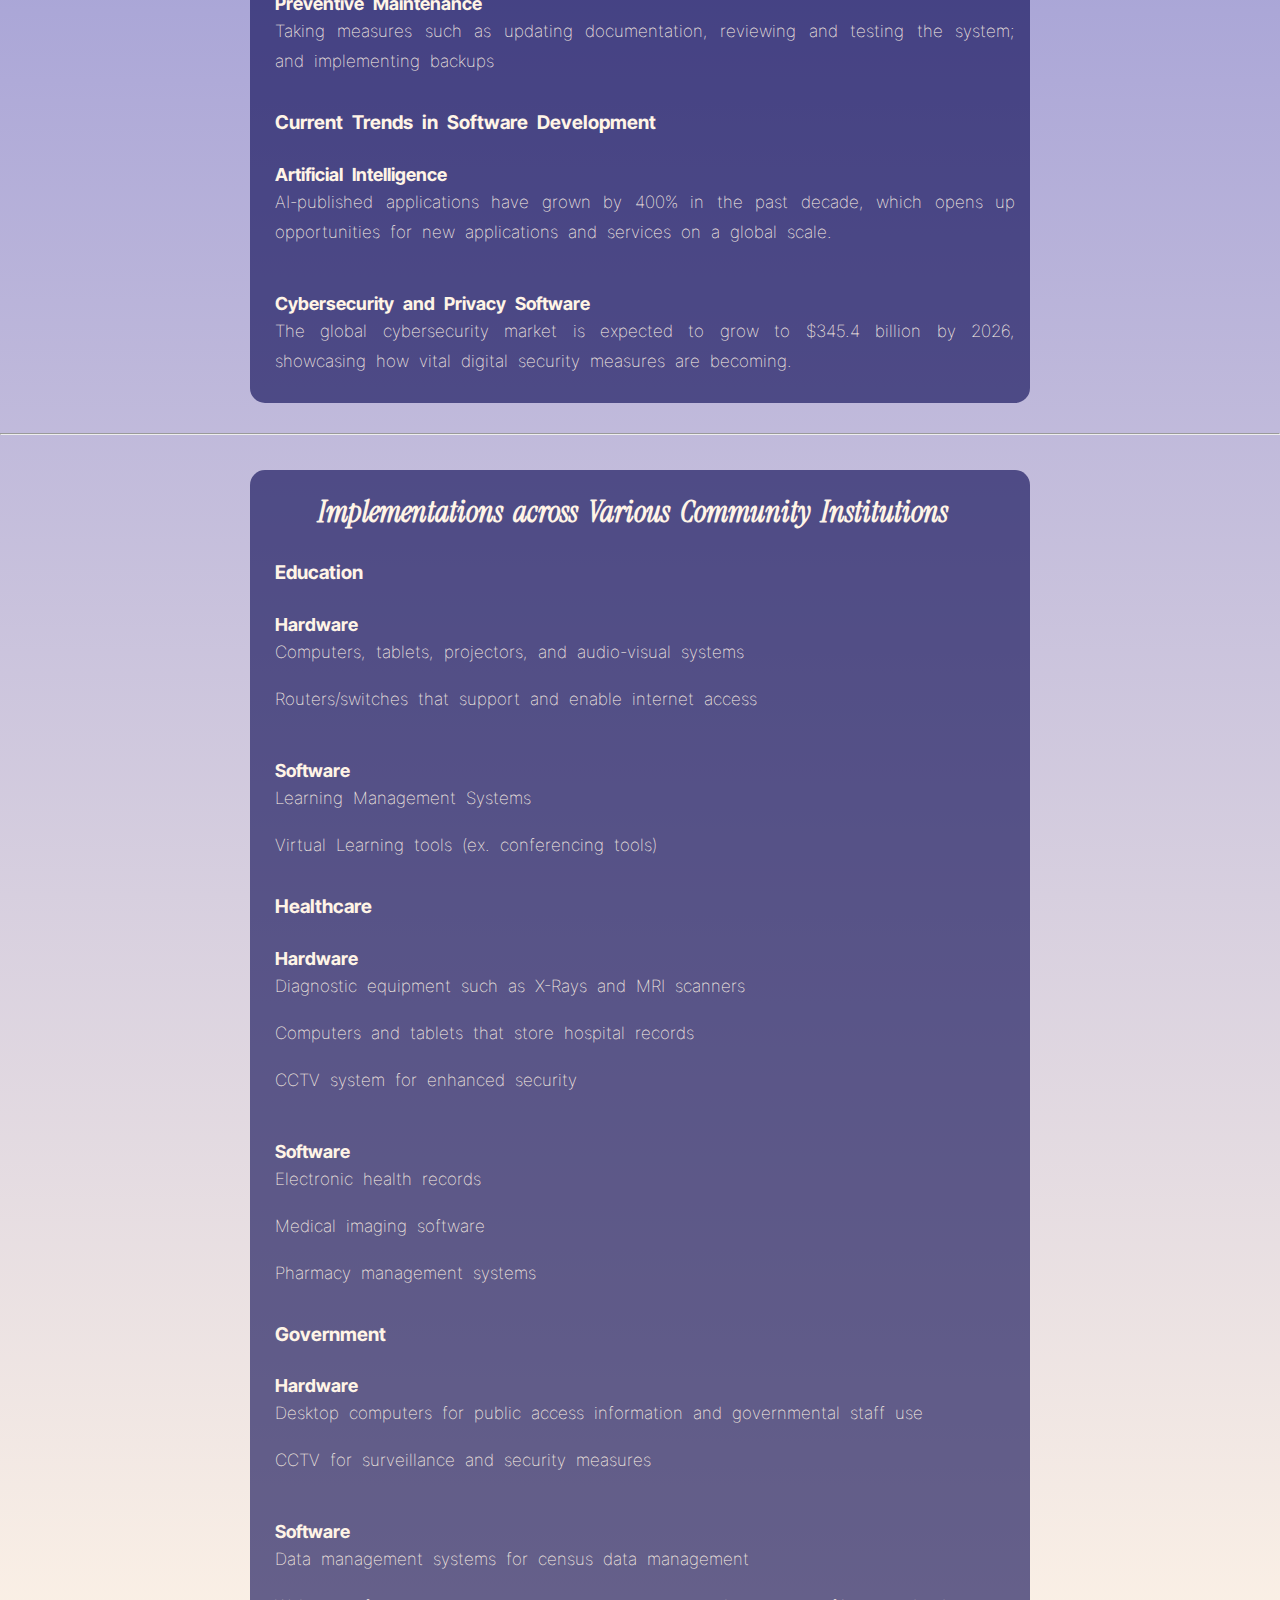
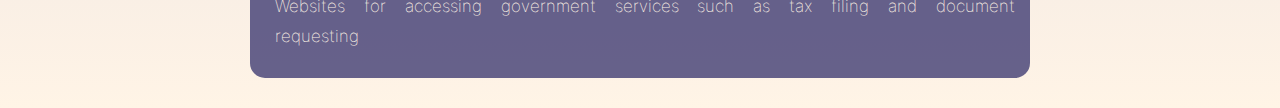
<file: p4.html>
<!DOCTYPE html>
<html lang="en">
<head>
  <meta charset="UTF-8">
  <meta name="viewport" content="width=device-width">
  <title>Portfolio #4</title>
  <link rel="stylesheet" href="style.css">
  <link rel="stylesheet" href="navbar.css">
  <link rel="stylesheet" href="portfolios.css">
  <link href="https://fonts.googleapis.com/css2?family=Inter+Tight:ital,wght@0,100..900;1,100..900&display=swap" rel="stylesheet">     
  <link href="https://fonts.googleapis.com/css2?family=Instrument+Serif:ital@0;1&display=swap" rel="stylesheet">
</head>

<body>
    <!-- navigation bar code -->
    <ul>
      <li><a href="index.html">Home</a></li>
      <li class="dropdown">
        <a href="#" class="dropbtn">Portfolios</a>
        <div class="dropdown-content">
          <a href="p1.html">Portfolio #1</a>
          <a href="p2.html">Portfolio #2</a>
          <a href="p3.html">Portfolio #3</a>
          <a href="p4.html">Portfolio #4</a>
          <a href="p5.html">Portfolio #5</a>
          <a href="p6.html">Portfolio #6</a>
        </div>
      </li>
      <li><a href="abtme.html">About Me</a></li>
      <li><a href="references.html">References</a></li>
    </ul>

  <!-- title and introductories -->
  <h1 class="ptitle"><i> portfolio #4 </i></h1>
  <h3 class="psubheading"> Hardware, Software, and their Community Implementations </h4>

  <hr>

    <div class="column2">
      <p class="explanation"> Dive into the world of hardware and software! Together, these  components form the backbone of all computer systems, producing a vast array of functions. From the physical, tangible components to the programs that drive them, understanding hardware and software is key to unlocking the power of technology. Explore the vital roles these systems play in diverse sectors, from education to healthcare.</p>
    </div>

  <hr>

  <div class="p4_s1">
    <h3 class="section_headers"> Hardware </h3>
    <div class="p4_s1_A">
      <h5 class="mini_sections"> Introduction </h5>
          <p> Hardware refers to the tangible components of a computer. It enables the operation of a computer system and helps carry out important functions such as input and output, storage, processing, and more. 
      </p>
          <h5 class="mini_sections"> Internal and External Hardware </h5>
          <h6 class="second_sections"> Internal Hardware </h6>
          <p> Internal hardware components process and store instructions delivered by operating system software. Below are examples and brief descriptions of internal hardware components: </p>
          <p> The MOTHERBOARD is a circuit board that holds the CPU and other essential internal components. It serves as the central hub that all other components run through. </p>
          <p> The CPU or CENTRAL PROCESSING UNIT serves as the brain of the computer. It processes and executes digital instructions across various programs. </p>
          <p> RAM or RANDOM ACCESS MEMORY is a computer's temporary memory storage. This is also known as volatile memory, which means that when the computer is powered off, data stored in RAM is cleared. </p>
          <p> The HARD DISK DRIVE is a traditional storage medium for computers that utilizes spinning magnetic disks to store both permanent and temporary data. </p>
          <p> The SOLID STATE DRIVE is a non-volatile storage device that can store data even when the computer is turned off. It stores data without the use of moving parts; hence, it is faster, more durable, and less power-consuming compared to the hard disk drive. </p>
          <p> The HEAT SINK is usually installed directly above the CPU. It draws heat away from components and regulates their temperature, ensuring that internal components continue to function properly. </p>
          <p> The NETWORK INTERFACE CARD is a circuit board or chip that allows the computer to connect to a network (typically an Ethernet network). </p>
          <p> The GRAPHICS PROCESSING UNIT processes graphical data, acting as an extension to the main CPU. </p>

          <h6 class="second_sections"> External Hardware </h6>
          <p> External hardware refers to components that are externally connected to the computer to control input/output functions. The following are examples of external hardware: </p>
          <p> The MOUSE is a hand-held device (that is either wired or wireless) that allows users to move a cursor around a computer screen. </p>
          <p> The KEYBOARD is an input device that enables users to input text, numbers, or special characters into the computer. Popular keyboard layouts include QWERTY and DVORAK. </p>
          <p> The MICROPHONE enables audio communication by converting sound waves into electrical signals. </p>
          <p> The CAMERA captures visual images and streams them to the computer through a network device. </p>
          <p> The TOUCHPAD is an input device used to control the pointer on a display screen. </p>
          <p> The USB FLASH DRIVE is an external, removable storage device that uses flash memory and is attached to the computer through a USB port. </p>
    </div>

    <div class="p4_s1_B">
      <h5 class="mini_sections"> Maintenance and Troubleshooting </h5>
      <h6 class="second_sections"> Common Issues Surrounding Hardware </h6>
      <p> KEYBOARD FAILURE: occurs when certain keys do not respond to any actions. It is often caused by dust and/or rust buildup over time, or liquid spillage onto the keyboard. </p>
      <p> DISPLAY SCREEN IMAGE DISTORTIONS: manifests through physical cracks on the screen or vertical line distortions - these are often caused by negligent user practices such as dropping the computer. </p>
      <p> COMPUTER OVERHEATING: telltale signs of overheating include unexpected shutdowns, noisy fans, and warm temperatures emanating from the computer. This occurs when internal components generate more heat than can be dissipated by the heat sink </p>
      <h6 class="second_sections"> Common Maintenance Practices </h6>
      <p> Regular cleaning and dusting </p>
      <p> Dust and dirt can accumulate on hardware over time, causing corrosion, malfunction, and overheating. Cleaning and dusting the hardware can prevent such issues and extend hardware lifespan. </p> 
      <p> Replacing and upgrading hardware components </p>
      <p> Identify compatible and suitable hardware components for the computer, and emember to follow installation instructions and test its functionality afterwards </p>
      <h5 class="mini_sections"> Current Hardware Trends </h5>
      <p> AI-powered hardware </p>
      <p> Processors and chips are being designed with artificial intelligences capabilities, enabling the creation of intelligent devices (also known as “AI chips”). </p>
      <p> NVMe SSD Devices </p>
      <p> Nonvolatile memory express devices that allow solid-state drives to store and transfer data faster and more efficiently, which helps computers run demanding applications with minimal delays </p>
    </div>
    
  </div>

  <hr>

  <div class="p4_s2">
    <h3 class="section_headers"> Software </h3>
    <h5 class="mini_sections"> Definition and Importance of Software </h5>
    <p> Software refers to intangible instructions that tell the hardware what to run. They serve as the medium between user requirements and the development of these requirements. </p>
    <h5 class="mini_sections"> Types of Software </h5>
    <h6 class="second_sections"> System Software </h6>
    <p> System Software are used to start and run computer systems and networks. There are two types of System Software: System Management Software (which manage and support computer hardware) and System Development Software (which involves designing, testing, and implementing software applications). </p>
    <h6 class="second_sections"> Application Software </h6>
    <p> Application Softwares are computer programs that enable users to perform tasks ranging from high-speed calculations to word processing. There are two types: General Purpose Software (which are relatively cheap information-processing softwares) and Specific Purpose Software (which are typically developed to fulfill certain business needs). </p>

    <h5 class="mini_sections"> Software Licensing </h5>
    <h6 class="second_sections"> Open-Source Software </h6>
    <p> This refers to software made available under a license that allows you freedom over what to do with the software. Through this, you can make changes to the software. </p>
    <h6 class="second_sections"> Proprietary Software </h6>
    <p> This refers to software developed by a supplier made available for individuals to use under an end-user license agreement (EULA). You cannot make changes to the software package. </p>
    <h5 class="mini_sections"> Software Maintenance </h5>
    <h6 class="second_sections"> Corrective Maintenance </h6>
    <p> Fixing errors and bugs in the software system </p>
    <h6 class="second_sections"> Adaptive Maintenance </h6>
    <p> Modifying the software system so it can adapt to external changes such as business rules, government policies, and changes in hardware/software components </p>
    <h6 class="second_sections"> Perfective Maintenance </h6>
    <p> Improves the software system’s functionality, performance, and reliability by restructuring the software system</p>
    <h6 class="second_sections"> Preventive Maintenance </h6>
    <p> Taking measures such as updating documentation, reviewing and testing the system; and implementing backups </p>
    <h5 class="mini_sections"> Current Trends in Software Development </h5>
    <h6 class="second_sections"> Artificial Intelligence </h6>
    <p> AI-published applications have grown by 400% in the past decade, which opens up opportunities for new applications and services on a global scale. 
    <h6 class="second_sections"> Cybersecurity and Privacy Software </h6>
    <p> The global cybersecurity market is expected to grow to $345.4 billion by 2026, showcasing how vital digital security measures are becoming. </p>
  </div>

  <hr>

  <div class="p4_s3">
    <h3 class="section_headers"> Implementations across Various Community Institutions </h3>
    <h5 class="mini_sections"> Education </h5>
    <h6 class="second_sections"> Hardware </h6>
    <p> Computers, tablets, projectors, and audio-visual systems </p>
    <p> Routers/switches that support and enable internet access </p>
    <h6 class="second_sections"> Software </h6>
    <p> Learning Management Systems </p>
    <p> Virtual Learning tools (ex. conferencing tools) </p>
    <h5 class="mini_sections"> Healthcare </h5>
    <h6 class="second_sections"> Hardware </h6>
    <p> Diagnostic equipment such as X-Rays and MRI scanners </p>
    <p> Computers and tablets that store hospital records</p>
    <p> CCTV system for enhanced security </p>
    <h6 class="second_sections"> Software </h6>
    <p> Electronic health records </p>
    <p> Medical imaging software </p>
    <p> Pharmacy management systems </p>
    <h5 class="mini_sections"> Government </h5>
    <h6 class="second_sections"> Hardware </h6>
    <p> Desktop computers for public access information and governmental staff use </p>
    <p> CCTV for surveillance and security measures </p>
    <h6 class="second_sections"> Software </h6>
    <p> Data management systems for census data management </p>
    <p> Websites for accessing government services such as tax filing and document requesting </p>
  </div>

</body>
</html>
</file>
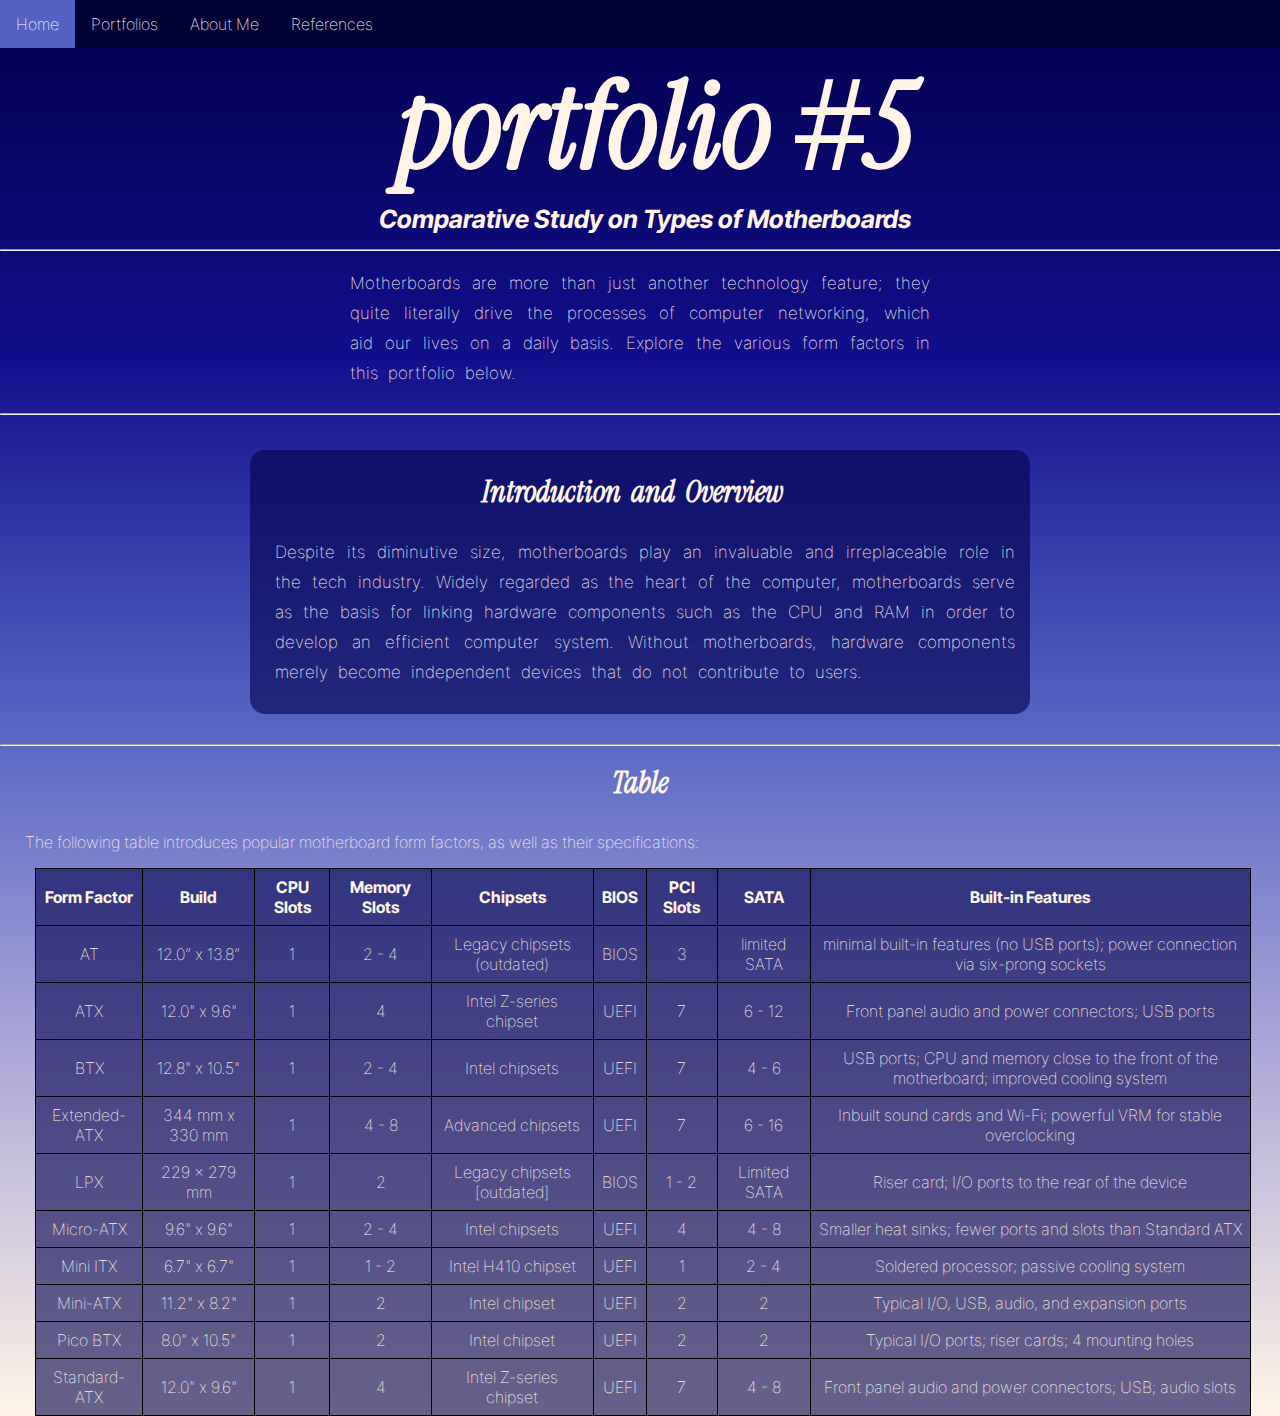
<file: p5.html>
<!DOCTYPE html>
<html lang="en">
<head>
  <meta charset="UTF-8">
  <meta name="viewport" content="width=device-width">
  <title>Portfolio #5</title>
  <link rel="stylesheet" href="style.css">
  <link rel="stylesheet" href="navbar.css">
  <link rel="stylesheet" href="portfolios.css">
  <link href="https://fonts.googleapis.com/css2?family=Inter+Tight:ital,wght@0,100..900;1,100..900&display=swap" rel="stylesheet">     
  <link href="https://fonts.googleapis.com/css2?family=Instrument+Serif:ital@0;1&display=swap" rel="stylesheet">
</head>

<body>
    <!-- navigation bar code -->
    <ul>
      <li><a href="index.html">Home</a></li>
      <li class="dropdown">
        <a href="#" class="dropbtn">Portfolios</a>
        <div class="dropdown-content">
          <a href="p1.html">Portfolio #1</a>
          <a href="p2.html">Portfolio #2</a>
          <a href="p3.html">Portfolio #3</a>
          <a href="p4.html">Portfolio #4</a>
          <a href="p5.html">Portfolio #5</a>
          <a href="p6.html">Portfolio #6</a>
        </div>
      </li>
      <li><a href="abtme.html">About Me</a></li>
      <li><a href="references.html">References</a></li>
    </ul>
  
  <!-- title and introductories -->
  <h1 class="ptitle"><i> portfolio #5</i></h1>
  <h3 class="psubheading"> Comparative Study on Types of Motherboards </h3>

  <hr>

  <div class="row3">
    <div class="column2">
      <p class="explanation"> Motherboards are more than just another technology feature; they quite literally drive the processes of computer networking, which aid our lives on a daily basis. Explore the various form factors in this portfolio below. </p>
    </div>
  </div>

  <hr>

  <div class="p5_s1">
    <h3 class="section_headers"> Introduction and Overview </h3>
    <p> Despite its diminutive size, motherboards play an invaluable and irreplaceable role in the tech industry. Widely regarded as the heart of the computer, motherboards serve as the basis for linking hardware components such as the CPU and RAM in order to develop an efficient computer system. Without motherboards, hardware components merely become independent devices that do not contribute to users.</p>
  </div>
  
    <hr>

  <div class="p5_s2">
    <h3 class="section_headers"> Table </h3>
    <p> The following table introduces popular motherboard form factors, as well as their specifications: </p>

    <table class="table">
      <tr>
        <th> Form Factor </th>
        <th> Build </th>
        <th> CPU Slots </th>
        <th> Memory Slots </th>
        <th> Chipsets </th>
        <th> BIOS </th>
        <th> PCI Slots </th>
        <th> SATA </th>
        <th> Built-in Features </th>
      </tr>
      <tr>
        <td> AT </td>
        <td> 12.0” x 13.8” </td>
        <td> 1 </td>
        <td> 2 - 4 </td>
        <td> Legacy chipsets (outdated) </td>
        <td> BIOS </td>
        <td> 3</td>
        <td> limited SATA </td>
        <td> minimal built-in features (no USB ports); power connection via six-prong sockets</td>
      </tr>
      <tr>
        <td> ATX </td>
        <td> 12.0" x 9.6" </td>
        <td> 1 </td>
        <td> 4 </td>
        <td> Intel Z-series chipset </td>
        <td> UEFI </td>
        <td> 7</td>
        <td> 6 - 12 </td>
        <td> Front panel audio and power connectors; USB ports</td>
      </tr>
      <tr>
        <td> BTX </td>
        <td> 12.8" x 10.5" </td>
        <td> 1 </td>
        <td> 2 - 4 </td>
        <td> Intel chipsets </td>
        <td> UEFI </td>
        <td> 7 </td>
        <td> 4 - 6 </td>
        <td> USB ports; CPU and memory close to the front of the motherboard; improved cooling system </td>
      </tr>
      <tr> 
        <td> Extended-ATX </td>
        <td> 344 mm x 330 mm </td>
        <td> 1 </td>
        <td> 4 - 8 </td>
        <td> Advanced chipsets </td>
        <td> UEFI </td>
        <td> 7 </td>
        <td> 6 - 16 </td>
        <td> Inbuilt sound cards and Wi-Fi; powerful VRM for stable overclocking </td>
      </tr>
      <tr> 
        <td> LPX </td>
        <td> 229 x 279 mm </td>
        <td> 1 </td>
        <td> 2 </td>
        <td> Legacy chipsets [outdated] </td>
        <td> BIOS </td>
        <td> 1 - 2 </td>
        <td> Limited SATA </td>
        <td> Riser card; I/O ports to the rear of the device </td>
      </tr>
      <tr>
        <td> Micro-ATX </td>
        <td> 9.6" x 9.6" </td>
        <td> 1 </td>
        <td> 2 - 4 </td>
        <td> Intel chipsets </td>
        <td> UEFI </td>
        <td> 4 </td>
        <td> 4 - 8 </td>
        <td> Smaller heat sinks; fewer ports and slots than Standard ATX </td>
      </tr>
      <tr>
        <td> Mini ITX </td>
        <td> 6.7" x 6.7" </td>
        <td> 1 </td>
        <td> 1 - 2 </td>
        <td> Intel H410 chipset </td>
        <td> UEFI </td>
        <td> 1 </td>
        <td> 2 - 4 </td>
        <td> Soldered processor; passive cooling system </td>
      </tr>
      <tr>
        <td> Mini-ATX </td>
        <td> 11.2" x 8.2" </td>
        <td> 1 </td>
        <td> 2 </td>
        <td> Intel chipset </td>
        <td> UEFI </td>
        <td> 2 </td>
        <td> 2 </td>
        <td> Typical I/O, USB, audio, and expansion ports </td>
      </tr>
      <tr> 
        <td> Pico BTX </td>
        <td> 8.0" x 10.5" </td>
        <td> 1 </td>
        <td> 2 </td>
        <td> Intel chipset </td>
        <td> UEFI </td>
        <td> 2 </td>
        <td> 2 </td>
        <td> Typical I/O ports; riser cards; 4 mounting holes </td>
      </tr>
      <tr>
        <td> Standard-ATX </td>
        <td> 12.0" x 9.6" </td>
        <td> 1 </td>
        <td> 4 </td>
        <td> Intel Z-series chipset </td>
        <td> UEFI </td>
        <td> 7 </td>
        <td> 4 - 8 </td>
        <td> Front panel audio and power connectors; USB; audio slots</td>
      </tr>
    </table>
    
  </div>
    
</body>
</html>
</file>
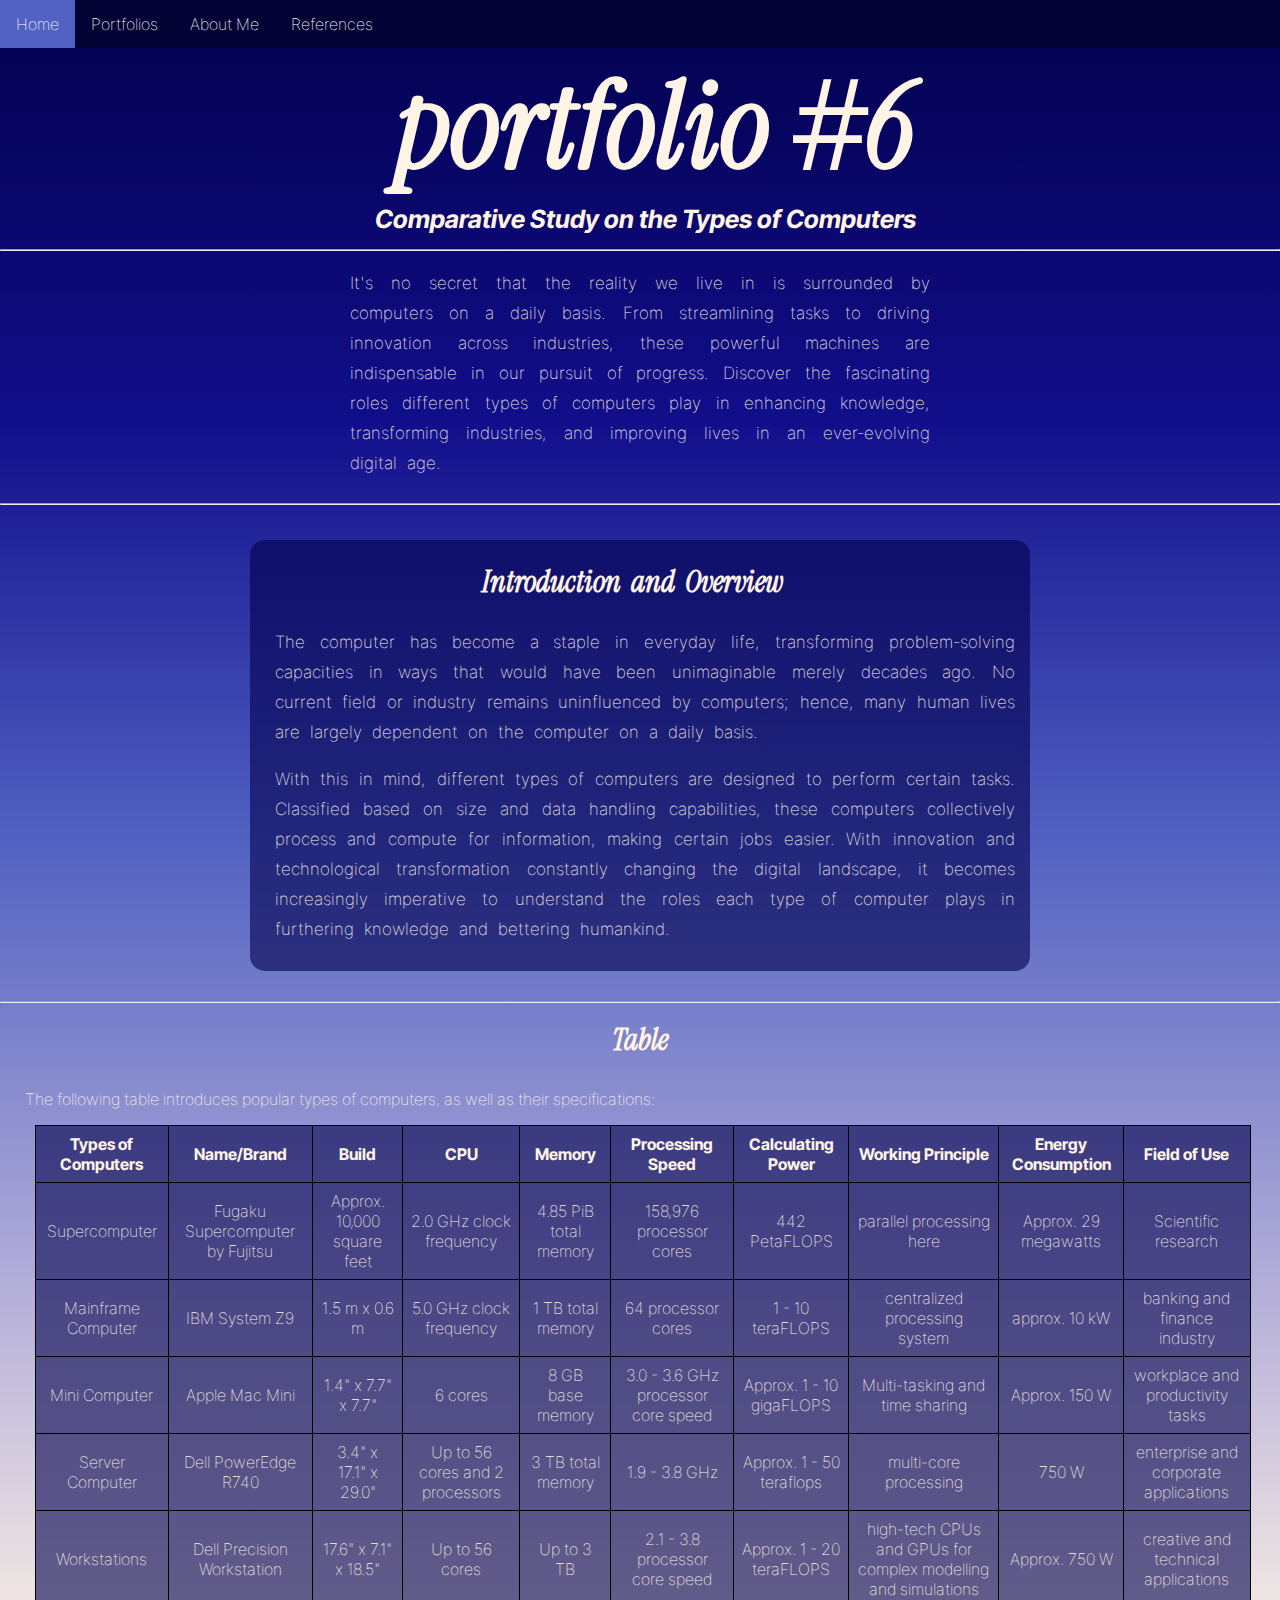
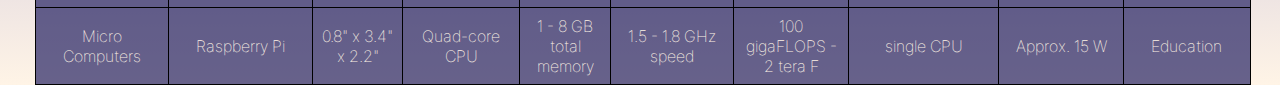
<file: p6.html>
<!DOCTYPE html>
<html lang="en">
<head>
  <meta charset="UTF-8">
  <meta name="viewport" content="width=device-width">
  <title>Portfolio #6</title>
  <link rel="stylesheet" href="style.css">
  <link rel="stylesheet" href="navbar.css">
  <link rel="stylesheet" href="portfolios.css">
  <link href="https://fonts.googleapis.com/css2?family=Inter+Tight:ital,wght@0,100..900;1,100..900&display=swap" rel="stylesheet">     
  <link href="https://fonts.googleapis.com/css2?family=Instrument+Serif:ital@0;1&display=swap" rel="stylesheet">
</head>

<body>
    <!-- navigation bar code -->
    <ul>
      <li><a href="index.html">Home</a></li>
      <li class="dropdown">
        <a href="#" class="dropbtn">Portfolios</a>
        <div class="dropdown-content">
          <a href="p1.html">Portfolio #1</a>
          <a href="p2.html">Portfolio #2</a>
          <a href="p3.html">Portfolio #3</a>
          <a href="p4.html">Portfolio #4</a>
          <a href="p5.html">Portfolio #5</a>
          <a href="p6.html">Portfolio #6</a>
        </div>
      </li>
      <li><a href="abtme.html">About Me</a></li>
      <li><a href="references.html">References</a></li>
    </ul>
  
  <!-- title and introductories -->
  <h1 class="ptitle"><i> portfolio #6 </i></h1>
  <h3 class="psubheading"> Comparative Study on the Types of Computers </h3>

  <hr>

  <div class="row3">
    <div class="column2">
      <p class="explanation"> It's no secret that the reality we live in is surrounded by computers on a daily basis. From streamlining tasks to driving innovation across industries, these powerful machines are indispensable in our pursuit of progress. Discover the fascinating roles different types of computers play in enhancing knowledge, transforming industries, and improving lives in an ever-evolving digital age. </p>
    </div>
  </div>

  <hr>

  <div class="p6_s1">
    <h3 class="section_headers"> Introduction and Overview </h3>
    <p> The computer has become a staple in everyday life, transforming problem-solving capacities in ways that would have been unimaginable merely decades ago. No current field or industry remains uninfluenced by computers; hence, many human lives are largely dependent on the computer on a daily basis. </p> 
    <p> With this in mind, different types of computers are designed to perform certain tasks. Classified based on size and data handling capabilities, these computers collectively process and compute for information, making certain jobs easier. With innovation and technological transformation constantly changing the digital landscape, it becomes increasingly imperative to understand the roles each type of computer plays in furthering knowledge and bettering humankind. </p>
  </div>

    <hr>

  <div class="p6_s2">
    <h3 class="section_headers"> Table </h3>
    <p> The following table introduces popular types of computers, as well as their specifications: </p>

    <table class="table">
      <tr>
        <th> Types of Computers </th>
        <th> Name/Brand </th>
        <th> Build </th>
        <th> CPU </th>
        <th> Memory </th>
        <th> Processing Speed </th>
        <th> Calculating Power </th>
        <th> Working Principle </th>
        <th> Energy Consumption </th>
        <th> Field of Use </th>
      </tr>
      <tr>
        <td> Supercomputer </td>
        <td> Fugaku Supercomputer by Fujitsu </td>
        <td> Approx. 10,000 square feet </td>
        <td> 2.0 GHz clock frequency </td>
        <td> 4.85 PiB total memory </td>
        <td> 158,976 processor cores </td>
        <td> 442 PetaFLOPS </td>
        <td> parallel processing here </td>
        <td> Approx. 29 megawatts </td>
        <td> Scientific research  </td>
      </tr>
      <tr>
        <td> Mainframe Computer </td>
        <td> IBM System Z9 </td>
        <td> 1.5 m x 0.6 m </td>
        <td> 5.0 GHz clock frequency </td>
        <td> 1 TB total memory </td>
        <td> 64 processor cores </td>
        <td> 1 - 10 teraFLOPS </td>
        <td> centralized processing system </td>
        <td> approx. 10 kW </td>
        <td> banking and finance industry </td>
      </tr>
      <tr>
        <td> Mini Computer </td>
        <td> Apple Mac Mini </td>
        <td> 1.4" x 7.7" x 7.7" </td>
        <td> 6 cores </td>
        <td> 8 GB base memory </td>
        <td> 3.0 - 3.6 GHz processor core speed </td>
        <td> Approx. 1 - 10 gigaFLOPS </td>
        <td> Multi-tasking and time sharing </td>
        <td> Approx. 150 W </td>
        <td> workplace and productivity tasks </td>
      </tr>
      <tr>
        <td> Server Computer </td>
        <td> Dell PowerEdge R740 </td>
        <td> 3.4" x 17.1" x 29.0" </td>
        <td> Up to 56 cores and 2 processors </td>
        <td> 3 TB total memory </td>
        <td> 1.9 - 3.8 GHz </td>
        <td> Approx. 1 - 50 teraflops </td>
        <td> multi-core processing </td>
        <td> 750 W </td>
        <td> enterprise and corporate applications </td>
      </tr>
      <tr>
        <td> Workstations </td>
        <td> Dell Precision Workstation </td>
        <td> 17.6" x 7.1" x 18.5" </td>
        <td> Up to 56 cores </td>
        <td> Up to 3 TB </td>
        <td> 2.1 - 3.8 processor core speed </td>
        <td> Approx. 1 - 20 teraFLOPS </td>
        <td> high-tech CPUs and GPUs for complex modelling and simulations </td>
        <td> Approx. 750 W </td>
        <td> creative and technical applications </td>
      </tr>
      <tr>
        <td> Micro Computers </td>
        <td> Raspberry Pi </td>
        <td> 0.8" x 3.4" x 2.2" </td>
        <td> Quad-core CPU </td>
        <td> 1 - 8 GB total memory </td>
        <td> 1.5 - 1.8 GHz speed </td>
        <td> 100 gigaFLOPS - 2 tera F</td>
        <td> single CPU </td>
        <td> Approx. 15 W 
        <td> Education </td>
      </tr>
    </table>

  </div>

</body>
</html>
</file>
<file: style.css>
/* css code for homepage and general body layout */

body {
  font-family: 'Inter Tight', sans-serif; 
  font-weight: 150;
  margin: 0;
  padding: 0; 
  background-image: linear-gradient(to bottom, #02004d, #110e8b, #5262c2, #afaad8, #fff4e6);
  color: #fff4e6;
}

.headings {
  font-family: 'Instrument Serif', serif;
  font-size: 125px; 
  margin-top: 0; 
  padding-top: 0;
  margin-bottom: 0;
  padding-bottom: 0;
}

.port {
  font-family: 'Instrument Serif', serif;
  font-size: 28px;
  margin-bottom: 10px;
}

.homepagePt1 {
  padding-top: 50px;
  text-align: center;
  color: #fff4e6;
}

.sub {
  margin-top: 15px;
  margin-bottom: 10px;
  padding-bottom: 25px;
  color: #fff4e6;
}

.symbol {
  margin-top: -10px;
  margin-bottom: 20px;
  padding-top: 0px;
  padding-bottom: 0;
  font-size: 80px;
}

.text1 {
  text-align: center;
}

.column { /* row 1 of icons linking to portfolios */
  width: 30%;
  padding: 10px;
  text-align: center;
  background-color: rgba(2, 0, 77, 0.6);
  border-radius: 15px;
  margin: 10px;
}

.row1, .row2 {
  display: flex;
  justify-content: center;
  align-items: center;
}

.row1::after { /* row 1 of icons linking to portfolios */
  content: "";
  display: table;
  clear: both;
}

.row2::after { /* row 2 of icons linking to portfolios */
  content: "";
  display: table;
  clear: both;
}

/* Responsive layout - makes the three columns stack on top of each other instead of next to each other */
@media screen and (max-width:600px) {
  .column {
    width: 100%;
  }
}

.icon1 {
  width: 200px;
  height: 200px;
  padding: 0px;
  margin-bottom: -60px;
}
</file>
<file: navbar.css>
ul {
  list-style-type: none;
  margin: 0;
  padding: 0;
  overflow: hidden;
  background-color: #030234;
}

li {
  float: left;
}

li a, .dropbtn {
  display: inline-block;
  color: white;
  text-align: center;
  padding: 14px 16px;
  text-decoration: none;
}

li a:hover, .dropdown:hover .dropbtn {
  background-color: #5262c2;
}

li.dropdown {
  display: inline-block;
}

.dropdown-content {
  display: none;
  position: absolute;
  background-color: #f9f9f9;
  min-width: 160px;
  box-shadow: 0px 8px 16px 0px #030234(0, 0, 0, 0.2);
  z-index: 1;
}

.dropdown-content a {
  color: #030234;
  padding: 12px 16px;
  text-decoration: none;
  display: block;
  text-align: left;
}

.dropdown-content a:hover {
  background-color: #f1f1f1;
}

/* Show the dropdown menu on hover */
.dropdown:hover .dropdown-content {
  display: block;
}
</file>
<file: portfolios.css>
h5, h6, p {
  margin-left: 25px; 
}

.ptitle {
  font-family: 'Instrument Serif', serif;
  margin-left: 30px;
  margin-top: 0;
  padding-top: 0;
  font-size: 120px;
  padding-bottom: 0;
  margin-bottom: 0;
  text-align: center;
}

.introductories {
  padding-bottom: 0;
  margin-bottom: 10px;
}

.row3 {
  margin-left: 100px;
  margin-right: 100px;
}

.psubheading {
  margin-left: 10px;
  margin-top: 0;
  padding-top: 0;
  padding-bottom: 5px;
  margin-bottom: 10px;
  font-size: 25px;
  text-align: center;
  font-style: italic;
}

.explanation {
  text-align: justify;
  word-spacing: 5px;
  line-height: 30px;
  font-size: 17px;
  margin-right: 250px;
  margin-left: 250px;
}

.mini_sections {
  font-size: 19px;
  margin-bottom: -20px;
}

.second_sections {
  font-size: 18px;
  margin-bottom: -20px;
}

.column3, .p1_s2, .p1_s3, .p1_s2, .p2_s1, .p2_s2, .p2_s3, .p3_s1, .p4_s1, .p4_s2, .p4_s3, .p5_s1, .p6_s1, .R1, .R2, .R3, .R4, .R5, .R6 {
  margin-top: 35px;
  font-size: 17px; 
  margin-left: 250px;
  margin-right: 250px;
  margin-bottom: 30px;
  line-height: 30px;
  word-spacing: 5px;
  text-align: justify;
  background-color: rgba(2, 0, 77, 0.6);
  border-radius: 15px;
  padding-right: 15px;
  padding-top: 10px;
  padding-bottom: 10px;
  padding-left: -30px;
}

/* Clear floats after the columns */
.row3:after {
  content: "";
  display: table;
  clear: both;
}

.p1_s1::after {
  content: "";
  display: table;
  clear: both;
}

.section_headers {
  font-family: 'Instrument Serif', serif;
  text-align: center;
  font-style: italic; 
  font-size: 30px;
  margin-top: 17px;
}

.column4 {
  float: left;
  width: 25%;
}

/* Clear floats after the columns */
.row3:after {
  content: "";
  display: table;
  clear: both;
}

.pioneers {
  text-align: center; 
}

.column5 {
  float: left;
  width: 30%;
  padding: 20px;
  text-align: center;
}

.row4::after {
  content: "";
  display: table;
  clear: both;
}

.pioneers_pics {
  height: 100px;
  width: 100px;
  display: block; 
  margin: 0 auto; 
}

.columnA { /* 2 columns on every title & introductories header */
  float: left;
  width: 50%;
}

/* Clear floats after the columns */
.rowA:after {
  content: "";
  display: table;
  clear: both;
}

.columnB { /* 2 columns on every title & introductories header */
  float: left;
  width: 50%;
}

/* Clear floats after the columns */
.rowB:after {
  content: "";
  display: table;
  clear: both;
}

.table {
  border-collapse: collapse;
  width: 95%;
  margin-left: 35px;
  margin-right: 20px;
  border: 1px solid black;
  background-color: rgba(2, 0, 77, 0.6);
}

th, td {
  text-align: center;
  padding: 8px;
  border: 1px solid black;
}

.pyramidal {
  background-color: #afaad8;
  width: 700px;
  height: 400px;
  margin-left: 110px;
  
}
</file>
